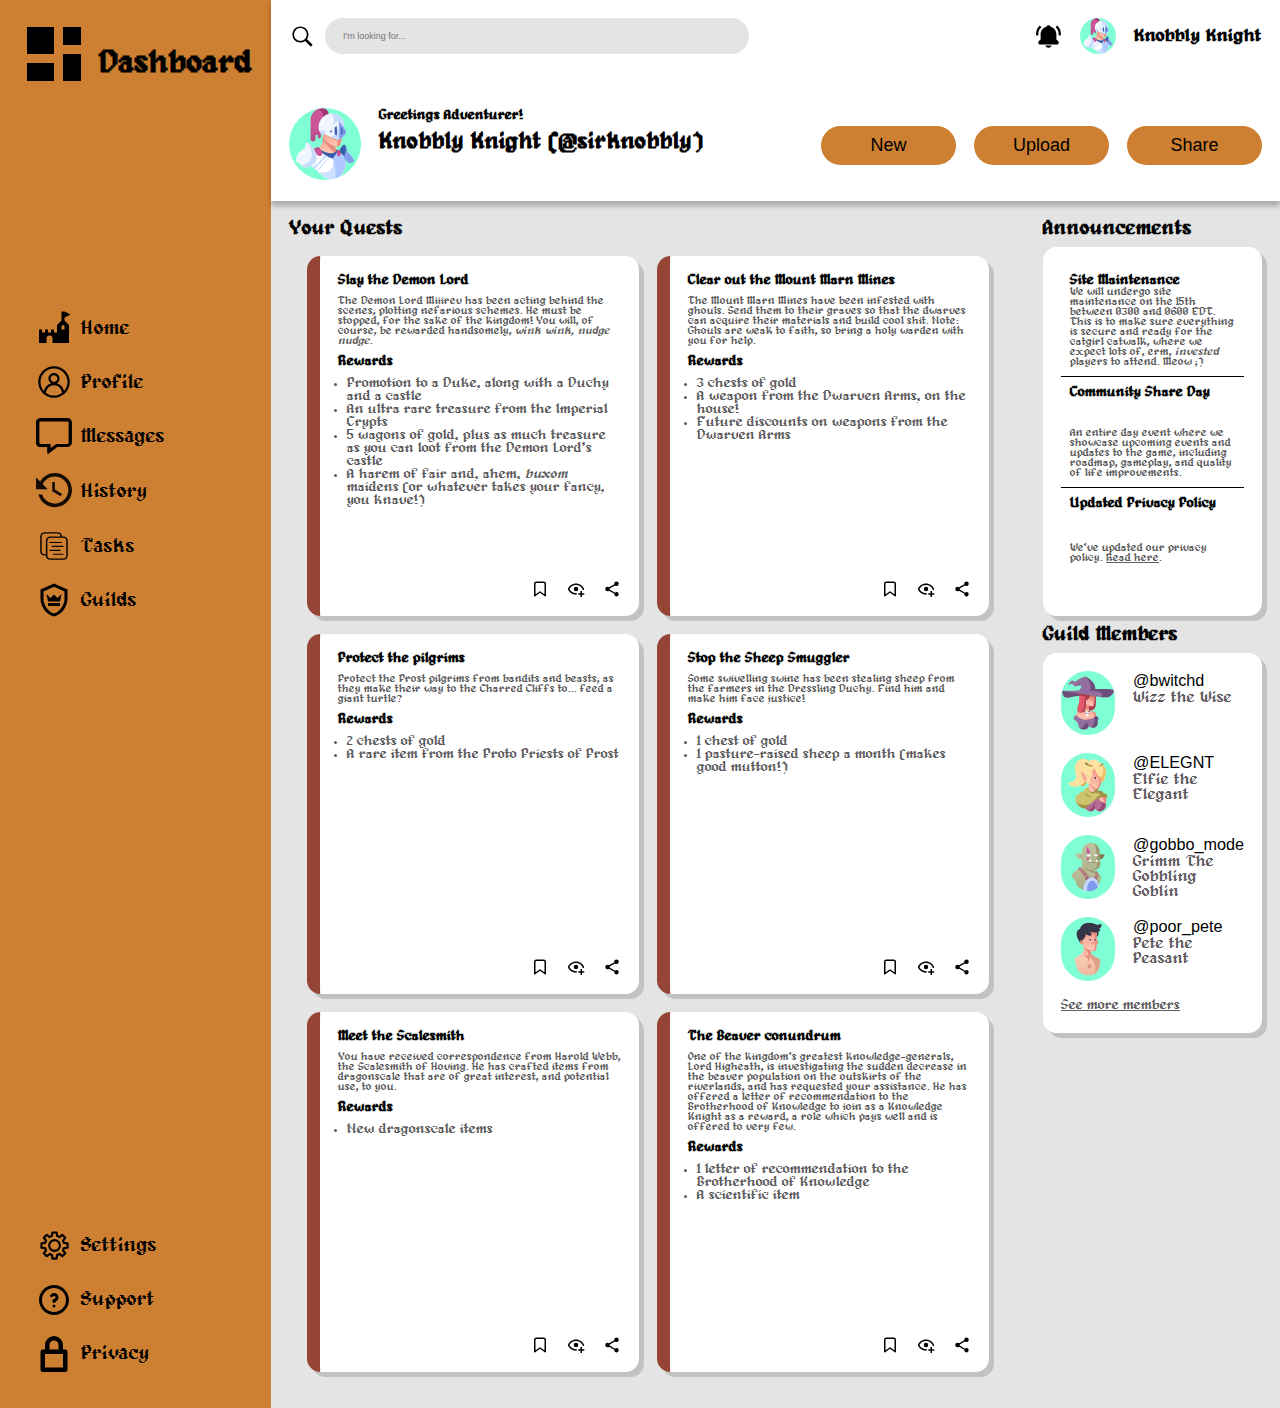
<file: index.html>
<!DOCTYPE html>
<html lang="en">
<head>
    <meta charset="UTF-8">
    <meta name="viewport" content="width=device-width, initial-scale=1.0">
    <title>Dashboard</title>
    <link rel="stylesheet" href="style.css">
</head>
<body>
    <section class="header">
        <div class="head-upper">
            <div class="search-container">
                <img class="head-icon" src="assets/icons/search-icon.svg" alt="search icon">
                <input class="searchbar" type="text" placeholder="I'm looking for...">
            </div>
            <div class="profile-icons">
                <img class="head-icon" src="assets/icons/bell-icon.svg" alt="bell ring icon">
                <img class="profile-icon-mini" src="assets/icons/knight-icon.svg" alt="knight profile icon">
                <p class="profile-name-mini">Knobbly Knight</p>
            </div>
        </div>
        <div class="head-lower">
            <div class="greeting-container">
                <div class="profile-icon-container">
                    <img class="profile-icon-normal" src="assets/icons/knight-icon.svg" alt="knight profile icon">
                </div>
            </div>
            <div class="greeting-text-container">
                <p class="greet">Greetings Adventurer!</p>
                <p class="profile-name-normal">Knobbly Knight (@sirknobbly)</p>
            </div>
            <div class="buttons-container">
                <button class="header-button">New</button>
                <button class="header-button">Upload</button>
                <button class="header-button">Share</button>
            </div>
        </div>
    </section>
    <section class="sidebar">
        <div class="sidebar-heading">
            <img src="assets/icons/noun-dashboard-4435403.svg" alt="dashboard-icon">
            <h1>Dashboard</h1>
        </div>
        <div class="menu-top">
            <div class="menu-container">
                <img class="menu-icon" src="assets/icons/home-icon.svg" alt="home-icon">
                <div class="menu-link">Home</div>
            </div>
            <div class="menu-container">
                <img class="menu-icon" src="assets/icons/profile-icon.svg" alt="home-icon">
                <div class="menu-link">Profile</div>
            </div>
            <div class="menu-container">
                <img class="menu-icon" src="assets/icons/message-icon.svg" alt="home-icon">
                <div class="menu-link">Messages</div>
            </div>
            <div class="menu-container">
                <img class="menu-icon" src="assets/icons/history-icon.svg" alt="home-icon">
                <div class="menu-link">History</div>
            </div>
            <div class="menu-container">
                <img class="menu-icon" src="assets/icons/task-icon.svg" alt="home-icon">
                <div class="menu-link">Tasks</div>
            </div>
            <div class="menu-container">
                <img class="menu-icon" src="assets/icons/community-icon.svg" alt="home-icon">
                <div class="menu-link">Guilds</div>
            </div>
        </div>
        <div class="menu-bottom">
            <div class="menu-container">
                <img class="menu-icon" src="assets/icons/settings-icon.svg" alt="home-icon">
                <div class="menu-link">Settings</div>
            </div>
            <div class="menu-container">
                <img class="menu-icon" src="assets/icons/support-icon.svg" alt="home-icon">
                <div class="menu-link">Support</div>
            </div>
            <div class="menu-container">
                <img class="menu-icon" src="assets/icons/privacy-icon.svg" alt="home-icon">
                <div class="menu-link">Privacy</div>
            </div>
        </div>
    </section>
    <main>
        <div  class="quests">
            <p class="main-header-text">Your Quests</p>
            <div class="quests-container">
                <div class="quest">
                    <div class="quest-header">Slay the Demon Lord</div>
                    <div class="quest-text">The Demon Lord Mijirev has been acting behind the scenes, plotting nefarious schemes.
                         He must be stopped, for the sake of the kingdom!
                         You will, of course, be rewarded handsomely, <em>wink wink, nudge nudge</em>.
                    </div>
                    <div class="quest-header">Rewards</div>
                    <div class="rewards">
                        <ul>
                            <li>Promotion to a Duke, along with a Duchy and a castle</li>
                            <li>An ultra rare treasure from the Imperial Crypts</li>
                            <li>5 wagons of gold, plus as much treasure as you can loot from the Demon Lord's castle</li>
                            <li>A harem of fair and, ahem, <em>buxom</em> maidens (or whatever takes your fancy, you knave!)</li>
                        </ul>
                    </div>
                    <div class="quest-icons">
                        <img class="quest-icon" src="assets/icons/bookmark-icon.svg" alt="bookmark-icon">
                        <img class="quest-icon" src="assets/icons/watch-icon.svg" alt="watch-icon">
                        <img class="quest-icon" src="assets/icons/share-icon.svg" alt="share-icon">
                    </div>
                </div>
                <div class="quest">
                    <div class="quest-header">Clear out the Mount Marn Mines</div>
                    <div class="quest-text">The Mount Marn Mines have been infested with ghouls. 
                        Send them to their graves so that the dwarves can acquire their materials and build cool shit. 
                        Note: Ghouls are weak to faith, so bring a holy warden with you for help.
                    </div>
                    <div class="quest-header">Rewards</div>
                    <div class="rewards">
                        <ul>
                            <li>3 chests of gold</li>
                            <li>A weapon from the Dwarven Arms, on the house!</li>
                            <li>Future discounts on weapons from the Dwarven Arms</li>
                        </ul>
                    </div>
                    <div class="quest-icons">
                        <img class="quest-icon" src="assets/icons/bookmark-icon.svg" alt="bookmark-icon">
                        <img class="quest-icon" src="assets/icons/watch-icon.svg" alt="watch-icon">
                        <img class="quest-icon" src="assets/icons/share-icon.svg" alt="share-icon">
                    </div>
                </div>
                <div class="quest">
                    <div class="quest-header">Protect the pilgrims</div>
                    <div class="quest-text">Protect the Prost pilgrims from bandits and beasts, 
                        as they make their way to the Charred Cliffs to... feed a giant turtle? 
                    </div>
                    <div class="quest-header">Rewards</div>
                    <div class="rewards">
                        <ul>
                            <li>2 chests of gold</li>
                            <li>A rare item from the Proto Priests of Prost</li>
                        </ul>
                    </div>
                    <div class="quest-icons">
                        <img class="quest-icon" src="assets/icons/bookmark-icon.svg" alt="bookmark-icon">
                        <img class="quest-icon" src="assets/icons/watch-icon.svg" alt="watch-icon">
                        <img class="quest-icon" src="assets/icons/share-icon.svg" alt="share-icon">
                    </div>
                </div>
                <div class="quest">
                    <div class="quest-header">Stop the Sheep Smuggler</div>
                    <div class="quest-text">Some swivelling swine has been stealing sheep from the farmers in the Dressling Duchy. 
                        Find him and make him face justice!
                    </div>
                    <div class="quest-header">Rewards</div>
                    <div class="rewards">
                        <ul>
                            <li>1 chest of gold</li>
                            <li>1 pasture-raised sheep a month (makes good mutton!)</li>
                        </ul>
                    </div>
                    <div class="quest-icons">
                        <img class="quest-icon" src="assets/icons/bookmark-icon.svg" alt="bookmark-icon">
                        <img class="quest-icon" src="assets/icons/watch-icon.svg" alt="watch-icon">
                        <img class="quest-icon" src="assets/icons/share-icon.svg" alt="share-icon">
                    </div>
                </div>
                <div class="quest">
                    <div class="quest-header">Meet the Scalesmith</div>
                    <div class="quest-text">
                        You have received correspondence from Harold Webb, the Scalesmith of Hoving.
                         He has crafted items from dragonscale that are of great interest, and potential use, to you.
                    </div>
                    <div class="quest-header">Rewards</div>
                    <div class="rewards">
                        <ul>
                            <li>New dragonscale items</li>
                        </ul>
                    </div>
                    <div class="quest-icons">
                        <img class="quest-icon" src="assets/icons/bookmark-icon.svg" alt="bookmark-icon">
                        <img class="quest-icon" src="assets/icons/watch-icon.svg" alt="watch-icon">
                        <img class="quest-icon" src="assets/icons/share-icon.svg" alt="share-icon">
                    </div>
                </div>
                <div class="quest">
                    <div class="quest-header">The Beaver conundrum</div>
                    <div class="quest-text">
                        One of the kingdom's greatest knowledge-generals, Lord Higheath, is investigating
                         the sudden decrease in the beaver population on the outskirts of the riverlands,
                         and has requested your assistance. He has offered a letter of recommendation to
                         the Brotherhood of Knowledge to join as a Knowledge Knight as a reward, a role
                         which pays well and is offered to very few.
                    </div>
                    <div class="quest-header">Rewards</div>
                    <div class="rewards">
                        <ul>
                            <li>1 letter of recommendation to the Brotherhood of Knowledge</li>
                            <li>A scientific item</li>
                        </ul>
                    </div>
                    <div class="quest-icons">
                        <img class="quest-icon" src="assets/icons/bookmark-icon.svg" alt="bookmark-icon">
                        <img class="quest-icon" src="assets/icons/watch-icon.svg" alt="watch-icon">
                        <img class="quest-icon" src="assets/icons/share-icon.svg" alt="share-icon">
                    </div>
                </div>
            </div>
        </div>
        <div class="other">
            <p class="main-header-text">Announcements</p>
            <div class="announcements-container">
                <div class="announcement">
                    <div class="announcement-header">Site Maintenance</div>
                    <div class="announcement-text">
                        We will undergo site maintenance on the 15th between 0300 and 0600 EDT. This is to make sure everything
                        is secure and ready for the catgirl catwalk, where we expect lots of, erm, <em>invested</em>
                        players to attend. Meow ;)
                    </div>
                </div>
                <div class="announcement">
                    <div class="announcement-header">Community Share Day</div>
                    <div class="announcement-text">
                        An entire day event where we showcase upcoming events and updates to the game,
                        including roadmap, gameplay, and quality of life improvements.
                    </div>
                </div>
                <div class="announcement">
                    <div class="announcement-header">Updated Privacy Policy</div>
                    <div class="announcement-text">
                        We've updated our privacy policy. <u>Read here</u>.
                    </div>
                </div>
                
            </div>
            <p class="main-header-text">Guild Members</p>
            <div class="guild-container">
                <div class="member-container">
                    <img class="member-icon" src="assets/icons/wizard_icon.svg" alt="wizard icon">
                    <div class="member-info">
                        <p class="member-tag">@bwitchd</p>
                        <p class="member-name">Wizz the Wise</p>
                    </div>
                </div>
                <div class="member-container">
                    <img class="member-icon" src="assets/icons/elf-icon.svg" alt="elf icon">
                    <div class="member-info">
                        <p class="member-tag">@ELEGNT</p>
                        <p class="member-name">Elfie the Elegant</p>
                    </div>
                </div>
                <div class="member-container">
                    <img class="member-icon" src="assets/icons/goblin-icon.svg" alt="goblin-icon icon">
                    <div class="member-info">
                        <p class="member-tag">@gobbo_mode</p>
                        <p class="member-name">Grimm The Gobbling Goblin</p>
                    </div>
                </div>
                <div class="member-container">
                    <img class="member-icon" src="assets/icons/peasant-icon.svg" alt="peasant icon">
                    <div class="member-info">
                        <p class="member-tag">@poor_pete</p>
                        <p class="member-name">Pete the Peasant</p>
                    </div>
                </div>
                <div class="link-container">
                    <a href="#">See more members</a>
                </div>
            </div>
        </div>
    </main>
</body>
</html>
</file>
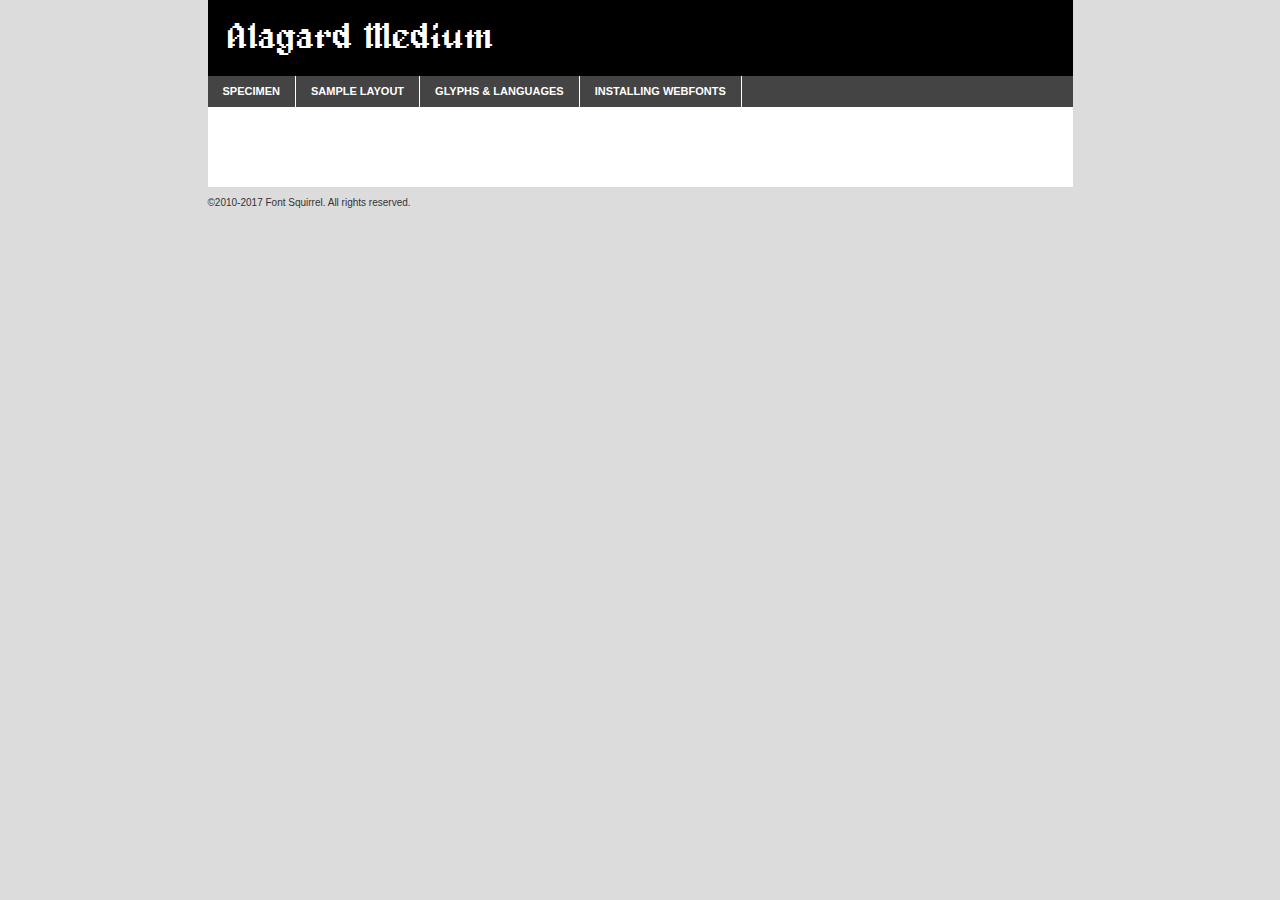
<file: assets/fonts/alagard-demo.html>
<!DOCTYPE html PUBLIC "-//W3C//DTD XHTML 1.0 Transitional//EN"
        "http://www.w3.org/TR/xhtml1/DTD/xhtml1-transitional.dtd">

<html xmlns="http://www.w3.org/1999/xhtml" xml:lang="en" lang="en">
<head>
    <meta http-equiv="Content-Type" content="text/html; charset=utf-8"/>
    <script src="http://ajax.googleapis.com/ajax/libs/jquery/1.7.2/jquery.min.js" type="text/javascript" charset="utf-8"></script>
    <script type="text/javascript">
		(function($) {
			$.fn.easyTabs = function(option) {
				var param = jQuery.extend({ fadeSpeed: 'fast', defaultContent: 1, activeClass: 'active' }, option);
				$(this).each(function() {
					var thisId = '#' + this.id;
					if ( param.defaultContent == '' )
					{
						param.defaultContent = 1;
					}
					if ( typeof param.defaultContent == 'number' )
					{
						var defaultTab = $(thisId + ' .tabs li:eq(' + (param.defaultContent - 1) + ') a').attr('href').substr(1);
					}
					else
					{
						var defaultTab = param.defaultContent;
					}
					$(thisId + ' .tabs li a').each(function() {
						var tabToHide = $(this).attr('href').substr(1);
						$('#' + tabToHide).addClass('easytabs-tab-content');
					});
					hideAll();
					changeContent(defaultTab);

					function hideAll() {$(thisId + ' .easytabs-tab-content').hide();}

					function changeContent(tabId)
					{
						hideAll();
						$(thisId + ' .tabs li').removeClass(param.activeClass);
						$(thisId + ' .tabs li a[href=#' + tabId + ']').closest('li').addClass(param.activeClass);
						if ( param.fadeSpeed != 'none' )
						{
							$(thisId + ' #' + tabId).fadeIn(param.fadeSpeed);
						}
						else
						{
							$(thisId + ' #' + tabId).show();
						}
					}

					$(thisId + ' .tabs li').click(function() {
						var tabId = $(this).find('a').attr('href').substr(1);
						changeContent(tabId);
						return false;
					});
				});
			}
		})(jQuery);
    </script>
    <link rel="stylesheet" href="specimen_files/specimen_stylesheet.css" type="text/css" charset="utf-8"/>
    <link rel="stylesheet" href="stylesheet.css" type="text/css" charset="utf-8"/>

    <style type="text/css">
        		body {
			font-family: 'alagardmedium';
        		}

            </style>

    <title>Alagard Medium Specimen</title>


    <script type="text/javascript" charset="utf-8">
		$(document).ready(function() {
			$('#container').easyTabs({ defaultContent: 1 });
		});
    </script>
</head>

<body>
<div id="container">
    <div id="header">
		Alagard Medium    </div>
    <ul class="tabs">
        <li><a href="#specimen">Specimen</a></li>
        <li><a href="#layout">Sample Layout</a></li>
		        <li><a href="#glyphs">Glyphs &amp; Languages</a></li>
        <li><a href="#installing">Installing Webfonts</a></li>

    </ul>

    <div id="main_content">


        <div id="specimen">

            <div class="section">
                <div class="grid12 firstcol">
                    <div class="huge">AaBb</div>
                </div>
            </div>

            <div class="section">
                <div class="glyph_range">A&#x200B;B&#x200b;C&#x200b;D&#x200b;E&#x200b;F&#x200b;G&#x200b;H&#x200b;I&#x200b;J&#x200b;K&#x200b;L&#x200b;M&#x200b;N&#x200b;O&#x200b;P&#x200b;Q&#x200b;R&#x200b;S&#x200b;T&#x200b;U&#x200b;V&#x200b;W&#x200b;X&#x200b;Y&#x200b;Z&#x200b;a&#x200b;b&#x200b;c&#x200b;d&#x200b;e&#x200b;f&#x200b;g&#x200b;h&#x200b;i&#x200b;j&#x200b;k&#x200b;l&#x200b;m&#x200b;n&#x200b;o&#x200b;p&#x200b;q&#x200b;r&#x200b;s&#x200b;t&#x200b;u&#x200b;v&#x200b;w&#x200b;x&#x200b;y&#x200b;z&#x200b;1&#x200b;2&#x200b;3&#x200b;4&#x200b;5&#x200b;6&#x200b;7&#x200b;8&#x200b;9&#x200b;0&#x200b;&amp;&#x200b;.&#x200b;,&#x200b;?&#x200b;!&#x200b;&#64;&#x200b;(&#x200b;)&#x200b;#&#x200b;$&#x200b;%&#x200b;*&#x200b;+&#x200b;-&#x200b;=&#x200b;:&#x200b;;</div>
            </div>
            <div class="section">
                <div class="grid12 firstcol">
                    <table class="sample_table">
                        <tr>
                            <td>10</td>
                            <td class="size10">abcdefghijklmnopqrstuvwxyzABCDEFGHIJKLMNOPQRSTUVWXYZ0123456789abcdefghijklmnopqrstuvwxyzABCDEFGHIJKLMNOPQRSTUVWXYZ0123456789abcdefghijklmnopqrstuvwxyzABCDEFGHIJKLMNOPQRSTUVWXYZ</td>
                        </tr>
                        <tr>
                            <td>11</td>
                            <td class="size11">abcdefghijklmnopqrstuvwxyzABCDEFGHIJKLMNOPQRSTUVWXYZ0123456789abcdefghijklmnopqrstuvwxyzABCDEFGHIJKLMNOPQRSTUVWXYZ0123456789abcdefghijklmnopqrstuvwxyzABCDEFGHIJKLMNOPQRSTUVWXYZ</td>
                        </tr>
                        <tr>
                            <td>12</td>
                            <td class="size12">abcdefghijklmnopqrstuvwxyzABCDEFGHIJKLMNOPQRSTUVWXYZ0123456789abcdefghijklmnopqrstuvwxyzABCDEFGHIJKLMNOPQRSTUVWXYZ0123456789abcdefghijklmnopqrstuvwxyzABCDEFGHIJKLMNOPQRSTUVWXYZ</td>
                        </tr>
                        <tr>
                            <td>13</td>
                            <td class="size13">abcdefghijklmnopqrstuvwxyzABCDEFGHIJKLMNOPQRSTUVWXYZ0123456789abcdefghijklmnopqrstuvwxyzABCDEFGHIJKLMNOPQRSTUVWXYZ0123456789abcdefghijklmnopqrstuvwxyzABCDEFGHIJKLMNOPQRSTUVWXYZ</td>
                        </tr>
                        <tr>
                            <td>14</td>
                            <td class="size14">abcdefghijklmnopqrstuvwxyzABCDEFGHIJKLMNOPQRSTUVWXYZ0123456789abcdefghijklmnopqrstuvwxyzABCDEFGHIJKLMNOPQRSTUVWXYZ0123456789abcdefghijklmnopqrstuvwxyzABCDEFGHIJKLMNOPQRSTUVWXYZ</td>
                        </tr>
                        <tr>
                            <td>16</td>
                            <td class="size16">abcdefghijklmnopqrstuvwxyzABCDEFGHIJKLMNOPQRSTUVWXYZ0123456789abcdefghijklmnopqrstuvwxyzABCDEFGHIJKLMNOPQRSTUVWXYZ</td>
                        </tr>
                        <tr>
                            <td>18</td>
                            <td class="size18">abcdefghijklmnopqrstuvwxyzABCDEFGHIJKLMNOPQRSTUVWXYZ0123456789abcdefghijklmnopqrstuvwxyzABCDEFGHIJKLMNOPQRSTUVWXYZ</td>
                        </tr>
                        <tr>
                            <td>20</td>
                            <td class="size20">abcdefghijklmnopqrstuvwxyzABCDEFGHIJKLMNOPQRSTUVWXYZ0123456789abcdefghijklmnopqrstuvwxyzABCDEFGHIJKLMNOPQRSTUVWXYZ</td>
                        </tr>
                        <tr>
                            <td>24</td>
                            <td class="size24">abcdefghijklmnopqrstuvwxyzABCDEFGHIJKLMNOPQRSTUVWXYZ0123456789abcdefghijklmnopqrstuvwxyzABCDEFGHIJKLMNOPQRSTUVWXYZ</td>
                        </tr>
                        <tr>
                            <td>30</td>
                            <td class="size30">abcdefghijklmnopqrstuvwxyzABCDEFGHIJKLMNOPQRSTUVWXYZ0123456789abcdefghijklmnopqrstuvwxyzABCDEFGHIJKLMNOPQRSTUVWXYZ</td>
                        </tr>
                        <tr>
                            <td>36</td>
                            <td class="size36">abcdefghijklmnopqrstuvwxyzABCDEFGHIJKLMNOPQRSTUVWXYZ0123456789abcdefghijklmnopqrstuvwxyzABCDEFGHIJKLMNOPQRSTUVWXYZ</td>
                        </tr>
                        <tr>
                            <td>48</td>
                            <td class="size48">abcdefghijklmnopqrstuvwxyzABCDEFGHIJKLMNOPQRSTUVWXYZ0123456789abcdefghijklmnopqrstuvwxyzABCDEFGHIJKLMNOPQRSTUVWXYZ</td>
                        </tr>
                        <tr>
                            <td>60</td>
                            <td class="size60">abcdefghijklmnopqrstuvwxyzABCDEFGHIJKLMNOPQRSTUVWXYZ0123456789abcdefghijklmnopqrstuvwxyzABCDEFGHIJKLMNOPQRSTUVWXYZ</td>
                        </tr>
                        <tr>
                            <td>72</td>
                            <td class="size72">abcdefghijklmnopqrstuvwxyzABCDEFGHIJKLMNOPQRSTUVWXYZ0123456789abcdefghijklmnopqrstuvwxyzABCDEFGHIJKLMNOPQRSTUVWXYZ</td>
                        </tr>
                        <tr>
                            <td>90</td>
                            <td class="size90">abcdefghijklmnopqrstuvwxyzABCDEFGHIJKLMNOPQRSTUVWXYZ0123456789abcdefghijklmnopqrstuvwxyzABCDEFGHIJKLMNOPQRSTUVWXYZ</td>
                        </tr>
                    </table>

                </div>

            </div>


            <div class="section" id="bodycomparison">


                <div id="xheight">
                    <div class="fontbody">&#x25FC;&#x25FC;&#x25FC;&#x25FC;&#x25FC;&#x25FC;&#x25FC;&#x25FC;&#x25FC;&#x25FC;&#x25FC;&#x25FC;&#x25FC;&#x25FC;&#x25FC;&#x25FC;&#x25FC;&#x25FC;&#x25FC;&#x25FC;&#x25FC;&#x25FC;&#x25FC;&#x25FC;&#x25FC;&#x25FC;&#x25FC;&#x25FC;&#x25FC;&#x25FC;&#x25FC;&#x25FC;&#x25FC;&#x25FC;&#x25FC;&#x25FC;&#x25FC;&#x25FC;&#x25FC;&#x25FC;&#x25FC;&#x25FC;&#x25FC;&#x25FC;&#x25FC;&#x25FC;&#x25FC;&#x25FC;&#x25FC;&#x25FC;&#x25FC;&#x25FC;&#x25FC;&#x25FC;&#x25FC;&#x25FC;&#x25FC;&#x25FC;&#x25FC;&#x25FC;&#x25FC;&#x25FC;&#x25FC;&#x25FC;&#x25FC;&#x25FC;&#x25FC;&#x25FC;&#x25FC;&#x25FC;&#x25FC;&#x25FC;&#x25FC;&#x25FC;&#x25FC;&#x25FC;&#x25FC;&#x25FC;&#x25FC;&#x25FC;&#x25FC;&#x25FC;&#x25FC;&#x25FC;&#x25FC;&#x25FC;&#x25FC;&#x25FC;&#x25FC;&#x25FC;&#x25FC;&#x25FC;&#x25FC;&#x25FC;&#x25FC;&#x25FC;&#x25FC;&#x25FC;&#x25FC;body</div>
                    <div class="arialbody">body</div>
                    <div class="verdanabody">body</div>
                    <div class="georgiabody">body</div>
                </div>
                <div class="fontbody" style="z-index:1">
                    body<span>Alagard Medium</span>
                </div>
                <div class="arialbody" style="z-index:1">
                    body<span>Arial</span>
                </div>
                <div class="verdanabody" style="z-index:1">
                    body<span>Verdana</span>
                </div>
                <div class="georgiabody" style="z-index:1">
                    body<span>Georgia</span>
                </div>


            </div>


            <div class="section psample psample_row1" id="">

                <div class="grid2 firstcol">
                    <p class="size10"><span>10.</span>Aenean lacinia bibendum nulla sed consectetur. Fusce dapibus, tellus ac cursus commodo, tortor mauris condimentum nibh, ut fermentum massa justo sit amet risus. Nullam id dolor id nibh ultricies vehicula ut id elit. Cum sociis natoque penatibus et magnis dis parturient montes, nascetur ridiculus mus. Nulla vitae elit libero, a pharetra augue.</p>

                </div>
                <div class="grid3">
                    <p class="size11"><span>11.</span>Aenean lacinia bibendum nulla sed consectetur. Fusce dapibus, tellus ac cursus commodo, tortor mauris condimentum nibh, ut fermentum massa justo sit amet risus. Nullam id dolor id nibh ultricies vehicula ut id elit. Cum sociis natoque penatibus et magnis dis parturient montes, nascetur ridiculus mus. Nulla vitae elit libero, a pharetra augue.</p>

                </div>
                <div class="grid3">
                    <p class="size12"><span>12.</span>Aenean lacinia bibendum nulla sed consectetur. Fusce dapibus, tellus ac cursus commodo, tortor mauris condimentum nibh, ut fermentum massa justo sit amet risus. Nullam id dolor id nibh ultricies vehicula ut id elit. Cum sociis natoque penatibus et magnis dis parturient montes, nascetur ridiculus mus. Nulla vitae elit libero, a pharetra augue.</p>

                </div>
                <div class="grid4">
                    <p class="size13"><span>13.</span>Aenean lacinia bibendum nulla sed consectetur. Fusce dapibus, tellus ac cursus commodo, tortor mauris condimentum nibh, ut fermentum massa justo sit amet risus. Nullam id dolor id nibh ultricies vehicula ut id elit. Cum sociis natoque penatibus et magnis dis parturient montes, nascetur ridiculus mus. Nulla vitae elit libero, a pharetra augue.</p>

                </div>
                <div class="white_blend"></div>

            </div>
            <div class="section psample psample_row2" id="">
                <div class="grid3 firstcol">
                    <p class="size14"><span>14.</span>Aenean lacinia bibendum nulla sed consectetur. Fusce dapibus, tellus ac cursus commodo, tortor mauris condimentum nibh, ut fermentum massa justo sit amet risus. Nullam id dolor id nibh ultricies vehicula ut id elit. Cum sociis natoque penatibus et magnis dis parturient montes, nascetur ridiculus mus. Nulla vitae elit libero, a pharetra augue.</p>

                </div>
                <div class="grid4">
                    <p class="size16"><span>16.</span>Aenean lacinia bibendum nulla sed consectetur. Fusce dapibus, tellus ac cursus commodo, tortor mauris condimentum nibh, ut fermentum massa justo sit amet risus. Nullam id dolor id nibh ultricies vehicula ut id elit. Cum sociis natoque penatibus et magnis dis parturient montes, nascetur ridiculus mus. Nulla vitae elit libero, a pharetra augue.</p>

                </div>
                <div class="grid5">
                    <p class="size18"><span>18.</span>Aenean lacinia bibendum nulla sed consectetur. Fusce dapibus, tellus ac cursus commodo, tortor mauris condimentum nibh, ut fermentum massa justo sit amet risus. Nullam id dolor id nibh ultricies vehicula ut id elit. Cum sociis natoque penatibus et magnis dis parturient montes, nascetur ridiculus mus. Nulla vitae elit libero, a pharetra augue.</p>

                </div>

                <div class="white_blend"></div>

            </div>

            <div class="section psample psample_row3" id="">
                <div class="grid5 firstcol">
                    <p class="size20"><span>20.</span>Aenean lacinia bibendum nulla sed consectetur. Fusce dapibus, tellus ac cursus commodo, tortor mauris condimentum nibh, ut fermentum massa justo sit amet risus. Nullam id dolor id nibh ultricies vehicula ut id elit. Cum sociis natoque penatibus et magnis dis parturient montes, nascetur ridiculus mus. Nulla vitae elit libero, a pharetra augue.</p>
                </div>
                <div class="grid7">
                    <p class="size24"><span>24.</span>Aenean lacinia bibendum nulla sed consectetur. Fusce dapibus, tellus ac cursus commodo, tortor mauris condimentum nibh, ut fermentum massa justo sit amet risus. Nullam id dolor id nibh ultricies vehicula ut id elit. Cum sociis natoque penatibus et magnis dis parturient montes, nascetur ridiculus mus. Nulla vitae elit libero, a pharetra augue.</p>
                </div>

                <div class="white_blend"></div>

            </div>

            <div class="section psample psample_row4" id="">
                <div class="grid12 firstcol">
                    <p class="size30"><span>30.</span>Aenean lacinia bibendum nulla sed consectetur. Fusce dapibus, tellus ac cursus commodo, tortor mauris condimentum nibh, ut fermentum massa justo sit amet risus. Nullam id dolor id nibh ultricies vehicula ut id elit. Cum sociis natoque penatibus et magnis dis parturient montes, nascetur ridiculus mus. Nulla vitae elit libero, a pharetra augue.</p>
                </div>
                <div class="white_blend"></div>

            </div>


            <div class="section psample psample_row1 fullreverse">
                <div class="grid2 firstcol">
                    <p class="size10"><span>10.</span>Aenean lacinia bibendum nulla sed consectetur. Fusce dapibus, tellus ac cursus commodo, tortor mauris condimentum nibh, ut fermentum massa justo sit amet risus. Nullam id dolor id nibh ultricies vehicula ut id elit. Cum sociis natoque penatibus et magnis dis parturient montes, nascetur ridiculus mus. Nulla vitae elit libero, a pharetra augue.</p>

                </div>
                <div class="grid3">
                    <p class="size11"><span>11.</span>Aenean lacinia bibendum nulla sed consectetur. Fusce dapibus, tellus ac cursus commodo, tortor mauris condimentum nibh, ut fermentum massa justo sit amet risus. Nullam id dolor id nibh ultricies vehicula ut id elit. Cum sociis natoque penatibus et magnis dis parturient montes, nascetur ridiculus mus. Nulla vitae elit libero, a pharetra augue.</p>

                </div>
                <div class="grid3">
                    <p class="size12"><span>12.</span>Aenean lacinia bibendum nulla sed consectetur. Fusce dapibus, tellus ac cursus commodo, tortor mauris condimentum nibh, ut fermentum massa justo sit amet risus. Nullam id dolor id nibh ultricies vehicula ut id elit. Cum sociis natoque penatibus et magnis dis parturient montes, nascetur ridiculus mus. Nulla vitae elit libero, a pharetra augue.</p>

                </div>
                <div class="grid4">
                    <p class="size13"><span>13.</span>Aenean lacinia bibendum nulla sed consectetur. Fusce dapibus, tellus ac cursus commodo, tortor mauris condimentum nibh, ut fermentum massa justo sit amet risus. Nullam id dolor id nibh ultricies vehicula ut id elit. Cum sociis natoque penatibus et magnis dis parturient montes, nascetur ridiculus mus. Nulla vitae elit libero, a pharetra augue.</p>

                </div>
                <div class="black_blend"></div>

            </div>

            <div class="section psample psample_row2 fullreverse">
                <div class="grid3 firstcol">
                    <p class="size14"><span>14.</span>Aenean lacinia bibendum nulla sed consectetur. Fusce dapibus, tellus ac cursus commodo, tortor mauris condimentum nibh, ut fermentum massa justo sit amet risus. Nullam id dolor id nibh ultricies vehicula ut id elit. Cum sociis natoque penatibus et magnis dis parturient montes, nascetur ridiculus mus. Nulla vitae elit libero, a pharetra augue.</p>

                </div>
                <div class="grid4">
                    <p class="size16"><span>16.</span>Aenean lacinia bibendum nulla sed consectetur. Fusce dapibus, tellus ac cursus commodo, tortor mauris condimentum nibh, ut fermentum massa justo sit amet risus. Nullam id dolor id nibh ultricies vehicula ut id elit. Cum sociis natoque penatibus et magnis dis parturient montes, nascetur ridiculus mus. Nulla vitae elit libero, a pharetra augue.</p>

                </div>
                <div class="grid5">
                    <p class="size18"><span>18.</span>Aenean lacinia bibendum nulla sed consectetur. Fusce dapibus, tellus ac cursus commodo, tortor mauris condimentum nibh, ut fermentum massa justo sit amet risus. Nullam id dolor id nibh ultricies vehicula ut id elit. Cum sociis natoque penatibus et magnis dis parturient montes, nascetur ridiculus mus. Nulla vitae elit libero, a pharetra augue.</p>

                </div>
                <div class="black_blend"></div>

            </div>

            <div class="section psample fullreverse psample_row3" id="">
                <div class="grid5 firstcol">
                    <p class="size20"><span>20.</span>Aenean lacinia bibendum nulla sed consectetur. Fusce dapibus, tellus ac cursus commodo, tortor mauris condimentum nibh, ut fermentum massa justo sit amet risus. Nullam id dolor id nibh ultricies vehicula ut id elit. Cum sociis natoque penatibus et magnis dis parturient montes, nascetur ridiculus mus. Nulla vitae elit libero, a pharetra augue.</p>
                </div>
                <div class="grid7">
                    <p class="size24"><span>24.</span>Aenean lacinia bibendum nulla sed consectetur. Fusce dapibus, tellus ac cursus commodo, tortor mauris condimentum nibh, ut fermentum massa justo sit amet risus. Nullam id dolor id nibh ultricies vehicula ut id elit. Cum sociis natoque penatibus et magnis dis parturient montes, nascetur ridiculus mus. Nulla vitae elit libero, a pharetra augue.</p>
                </div>

                <div class="black_blend"></div>

            </div>

            <div class="section psample fullreverse psample_row4" id="" style="border-bottom: 20px #000 solid;">
                <div class="grid12 firstcol">
                    <p class="size30"><span>30.</span>Aenean lacinia bibendum nulla sed consectetur. Fusce dapibus, tellus ac cursus commodo, tortor mauris condimentum nibh, ut fermentum massa justo sit amet risus. Nullam id dolor id nibh ultricies vehicula ut id elit. Cum sociis natoque penatibus et magnis dis parturient montes, nascetur ridiculus mus. Nulla vitae elit libero, a pharetra augue.</p>
                </div>
                <div class="black_blend"></div>

            </div>


        </div>

        <div id="layout">

            <div class="section">

                <div class="grid12 firstcol">
                    <h1>Lorem Ipsum Dolor</h1>
                    <h2>Etiam porta sem malesuada magna mollis euismod</h2>

                    <p class="byline">By <a href="#link">Aenean Lacinia</a></p>
                </div>
            </div>
            <div class="section">
                <div class="grid8 firstcol">
                    <p class="large">Donec sed odio dui. Morbi leo risus, porta ac consectetur ac, vestibulum at eros. Fusce dapibus, tellus ac cursus commodo, tortor mauris condimentum nibh, ut fermentum massa justo sit amet risus. </p>


                    <h3>Pellentesque ornare sem</h3>

                    <p>Maecenas sed diam eget risus varius blandit sit amet non magna. Maecenas faucibus mollis interdum. Donec ullamcorper nulla non metus auctor fringilla. Nullam id dolor id nibh ultricies vehicula ut id elit. Nullam id dolor id nibh ultricies vehicula ut id elit. </p>

                    <p>Aenean eu leo quam. Pellentesque ornare sem lacinia quam venenatis vestibulum. Lorem ipsum dolor sit amet, consectetur adipiscing elit. Cum sociis natoque penatibus et magnis dis parturient montes, nascetur ridiculus mus. </p>

                    <p>Nulla vitae elit libero, a pharetra augue. Praesent commodo cursus magna, vel scelerisque nisl consectetur et. Aenean lacinia bibendum nulla sed consectetur. </p>

                    <p>Nullam quis risus eget urna mollis ornare vel eu leo. Nullam quis risus eget urna mollis ornare vel eu leo. Maecenas sed diam eget risus varius blandit sit amet non magna. Donec ullamcorper nulla non metus auctor fringilla. </p>

                    <h3>Cras mattis consectetur</h3>

                    <p>Aenean eu leo quam. Pellentesque ornare sem lacinia quam venenatis vestibulum. Aenean lacinia bibendum nulla sed consectetur. Integer posuere erat a ante venenatis dapibus posuere velit aliquet. Cras mattis consectetur purus sit amet fermentum. </p>

                    <p>Nullam id dolor id nibh ultricies vehicula ut id elit. Nullam quis risus eget urna mollis ornare vel eu leo. Cras mattis consectetur purus sit amet fermentum.</p>
                </div>

                <div class="grid4 sidebar">

                    <div class="box reverse">
                        <p class="last">Nullam quis risus eget urna mollis ornare vel eu leo. Donec ullamcorper nulla non metus auctor fringilla. Cras mattis consectetur purus sit amet fermentum. Sed posuere consectetur est at lobortis. Lorem ipsum dolor sit amet, consectetur adipiscing elit. </p>
                    </div>

                    <p class="caption">Maecenas sed diam eget risus varius.</p>

                    <p>Vestibulum id ligula porta felis euismod semper. Integer posuere erat a ante venenatis dapibus posuere velit aliquet. Vestibulum id ligula porta felis euismod semper. Sed posuere consectetur est at lobortis. Maecenas sed diam eget risus varius blandit sit amet non magna. Fusce dapibus, tellus ac cursus commodo, tortor mauris condimentum nibh, ut fermentum massa justo sit amet risus. </p>


                    <p>Duis mollis, est non commodo luctus, nisi erat porttitor ligula, eget lacinia odio sem nec elit. Aenean lacinia bibendum nulla sed consectetur. Vivamus sagittis lacus vel augue laoreet rutrum faucibus dolor auctor. Aenean lacinia bibendum nulla sed consectetur. Nullam quis risus eget urna mollis ornare vel eu leo. </p>

                    <p>Praesent commodo cursus magna, vel scelerisque nisl consectetur et. Donec ullamcorper nulla non metus auctor fringilla. Maecenas faucibus mollis interdum. Fusce dapibus, tellus ac cursus commodo, tortor mauris condimentum nibh, ut fermentum massa justo sit amet risus. </p>

                </div>
            </div>

        </div>


		

        <div id="glyphs">
            <div class="section">
                <div class="grid12 firstcol">

                    <h1>Language Support</h1>
                    <p>The subset of Alagard Medium in this kit supports the following languages:<br/>

						English, Arrernte, Bislama, Cebuano, Fijian, Gilbertese, Hmong, Ibanag, Iloko_ilokano, Interglossa_glosa, Interlingua, Lojban, Norfolk_pitcairnese, Oromo, Rotokas, Seychelles_creole, Shona, Somali, Southern_ndebele, Swahili, Swati_swazi, Tok_pisin, Warlpiri, Xhosa, Zulu, Latinbasic, Ubasic, Demo                    </p>
                    <h1>Glyph Chart</h1>
                    <p>The subset of Alagard Medium in this kit includes all the glyphs listed below. Unicode entities are included above each glyph to help you insert individual characters into your layout.</p>
                    <div id="glyph_chart">

																				                                <div><p>&amp;#13;</p>&#13;</div>
																				                                <div><p>&amp;#32;</p>&#32;</div>
																				                                <div><p>&amp;#33;</p>&#33;</div>
																				                                <div><p>&amp;#34;</p>&#34;</div>
																				                                <div><p>&amp;#35;</p>&#35;</div>
																				                                <div><p>&amp;#36;</p>&#36;</div>
																				                                <div><p>&amp;#37;</p>&#37;</div>
																				                                <div><p>&amp;#38;</p>&#38;</div>
																				                                <div><p>&amp;#39;</p>&#39;</div>
																				                                <div><p>&amp;#40;</p>&#40;</div>
																				                                <div><p>&amp;#41;</p>&#41;</div>
																				                                <div><p>&amp;#42;</p>&#42;</div>
																				                                <div><p>&amp;#43;</p>&#43;</div>
																				                                <div><p>&amp;#44;</p>&#44;</div>
																				                                <div><p>&amp;#45;</p>&#45;</div>
																				                                <div><p>&amp;#46;</p>&#46;</div>
																				                                <div><p>&amp;#47;</p>&#47;</div>
																				                                <div><p>&amp;#48;</p>&#48;</div>
																				                                <div><p>&amp;#49;</p>&#49;</div>
																				                                <div><p>&amp;#50;</p>&#50;</div>
																				                                <div><p>&amp;#51;</p>&#51;</div>
																				                                <div><p>&amp;#52;</p>&#52;</div>
																				                                <div><p>&amp;#53;</p>&#53;</div>
																				                                <div><p>&amp;#54;</p>&#54;</div>
																				                                <div><p>&amp;#55;</p>&#55;</div>
																				                                <div><p>&amp;#56;</p>&#56;</div>
																				                                <div><p>&amp;#57;</p>&#57;</div>
																				                                <div><p>&amp;#58;</p>&#58;</div>
																				                                <div><p>&amp;#59;</p>&#59;</div>
																				                                <div><p>&amp;#60;</p>&#60;</div>
																				                                <div><p>&amp;#61;</p>&#61;</div>
																				                                <div><p>&amp;#62;</p>&#62;</div>
																				                                <div><p>&amp;#63;</p>&#63;</div>
																				                                <div><p>&amp;#64;</p>&#64;</div>
																				                                <div><p>&amp;#65;</p>&#65;</div>
																				                                <div><p>&amp;#66;</p>&#66;</div>
																				                                <div><p>&amp;#67;</p>&#67;</div>
																				                                <div><p>&amp;#68;</p>&#68;</div>
																				                                <div><p>&amp;#69;</p>&#69;</div>
																				                                <div><p>&amp;#70;</p>&#70;</div>
																				                                <div><p>&amp;#71;</p>&#71;</div>
																				                                <div><p>&amp;#72;</p>&#72;</div>
																				                                <div><p>&amp;#73;</p>&#73;</div>
																				                                <div><p>&amp;#74;</p>&#74;</div>
																				                                <div><p>&amp;#75;</p>&#75;</div>
																				                                <div><p>&amp;#76;</p>&#76;</div>
																				                                <div><p>&amp;#77;</p>&#77;</div>
																				                                <div><p>&amp;#78;</p>&#78;</div>
																				                                <div><p>&amp;#79;</p>&#79;</div>
																				                                <div><p>&amp;#80;</p>&#80;</div>
																				                                <div><p>&amp;#81;</p>&#81;</div>
																				                                <div><p>&amp;#82;</p>&#82;</div>
																				                                <div><p>&amp;#83;</p>&#83;</div>
																				                                <div><p>&amp;#84;</p>&#84;</div>
																				                                <div><p>&amp;#85;</p>&#85;</div>
																				                                <div><p>&amp;#86;</p>&#86;</div>
																				                                <div><p>&amp;#87;</p>&#87;</div>
																				                                <div><p>&amp;#88;</p>&#88;</div>
																				                                <div><p>&amp;#89;</p>&#89;</div>
																				                                <div><p>&amp;#90;</p>&#90;</div>
																				                                <div><p>&amp;#91;</p>&#91;</div>
																				                                <div><p>&amp;#92;</p>&#92;</div>
																				                                <div><p>&amp;#93;</p>&#93;</div>
																				                                <div><p>&amp;#94;</p>&#94;</div>
																				                                <div><p>&amp;#95;</p>&#95;</div>
																				                                <div><p>&amp;#96;</p>&#96;</div>
																				                                <div><p>&amp;#97;</p>&#97;</div>
																				                                <div><p>&amp;#98;</p>&#98;</div>
																				                                <div><p>&amp;#99;</p>&#99;</div>
																				                                <div><p>&amp;#100;</p>&#100;</div>
																				                                <div><p>&amp;#101;</p>&#101;</div>
																				                                <div><p>&amp;#102;</p>&#102;</div>
																				                                <div><p>&amp;#103;</p>&#103;</div>
																				                                <div><p>&amp;#104;</p>&#104;</div>
																				                                <div><p>&amp;#105;</p>&#105;</div>
																				                                <div><p>&amp;#106;</p>&#106;</div>
																				                                <div><p>&amp;#107;</p>&#107;</div>
																				                                <div><p>&amp;#108;</p>&#108;</div>
																				                                <div><p>&amp;#109;</p>&#109;</div>
																				                                <div><p>&amp;#110;</p>&#110;</div>
																				                                <div><p>&amp;#111;</p>&#111;</div>
																				                                <div><p>&amp;#112;</p>&#112;</div>
																				                                <div><p>&amp;#113;</p>&#113;</div>
																				                                <div><p>&amp;#114;</p>&#114;</div>
																				                                <div><p>&amp;#115;</p>&#115;</div>
																				                                <div><p>&amp;#116;</p>&#116;</div>
																				                                <div><p>&amp;#117;</p>&#117;</div>
																				                                <div><p>&amp;#118;</p>&#118;</div>
																				                                <div><p>&amp;#119;</p>&#119;</div>
																				                                <div><p>&amp;#120;</p>&#120;</div>
																				                                <div><p>&amp;#121;</p>&#121;</div>
																				                                <div><p>&amp;#122;</p>&#122;</div>
																				                                <div><p>&amp;#123;</p>&#123;</div>
																				                                <div><p>&amp;#124;</p>&#124;</div>
																				                                <div><p>&amp;#125;</p>&#125;</div>
																				                                <div><p>&amp;#126;</p>&#126;</div>
																				                                <div><p>&amp;#160;</p>&#160;</div>
																				                                <div><p>&amp;#162;</p>&#162;</div>
																				                                <div><p>&amp;#163;</p>&#163;</div>
																				                                <div><p>&amp;#165;</p>&#165;</div>
																				                                <div><p>&amp;#173;</p>&#173;</div>
																				                                <div><p>&amp;#8192;</p>&#8192;</div>
																				                                <div><p>&amp;#8193;</p>&#8193;</div>
																				                                <div><p>&amp;#8194;</p>&#8194;</div>
																				                                <div><p>&amp;#8195;</p>&#8195;</div>
																				                                <div><p>&amp;#8196;</p>&#8196;</div>
																				                                <div><p>&amp;#8197;</p>&#8197;</div>
																				                                <div><p>&amp;#8198;</p>&#8198;</div>
																				                                <div><p>&amp;#8199;</p>&#8199;</div>
																				                                <div><p>&amp;#8200;</p>&#8200;</div>
																				                                <div><p>&amp;#8201;</p>&#8201;</div>
																				                                <div><p>&amp;#8202;</p>&#8202;</div>
																				                                <div><p>&amp;#8208;</p>&#8208;</div>
																				                                <div><p>&amp;#8209;</p>&#8209;</div>
																				                                <div><p>&amp;#8210;</p>&#8210;</div>
																				                                <div><p>&amp;#8211;</p>&#8211;</div>
																				                                <div><p>&amp;#8212;</p>&#8212;</div>
																				                                <div><p>&amp;#8239;</p>&#8239;</div>
																				                                <div><p>&amp;#8287;</p>&#8287;</div>
																				                                <div><p>&amp;#8364;</p>&#8364;</div>
																				                                <div><p>&amp;#9724;</p>&#9724;</div>
																																													                    </div>
                </div>


            </div>
        </div>


        <div id="specs">

        </div>

        <div id="installing">
            <div class="section">
                <div class="grid7 firstcol">
                    <h1>Installing Webfonts</h1>

                    <p>Webfonts are supported by all major browser platforms but not all in the same way. There are currently four different font formats that must be included in order to target all browsers. This includes TTF, WOFF, EOT and SVG.</p>

                    <h2>1. Upload your webfonts</h2>
                    <p>You must upload your webfont kit to your website. They should be in or near the same directory as your CSS files.</p>

                    <h2>2. Include the webfont stylesheet</h2>
                    <p>A special CSS @font-face declaration helps the various browsers select the appropriate font it needs without causing you a bunch of headaches. Learn more about this syntax by reading the <a href="https://www.fontspring.com/blog/further-hardening-of-the-bulletproof-syntax">Fontspring blog post</a> about it. The code for it is as follows:</p>


                    <code>
                        @font-face{
                        font-family: 'MyWebFont';
                        src: url('WebFont.eot');
                        src: url('WebFont.eot?#iefix') format('embedded-opentype'),
                        url('WebFont.woff') format('woff'),
                        url('WebFont.ttf') format('truetype'),
                        url('WebFont.svg#webfont') format('svg');
                        }
                    </code>

                    <p>We've already gone ahead and generated the code for you. All you have to do is link to the stylesheet in your HTML, like this:</p>
                    <code>&lt;link rel=&quot;stylesheet&quot; href=&quot;stylesheet.css&quot; type=&quot;text/css&quot; charset=&quot;utf-8&quot; /&gt;</code>

                    <h2>3. Modify your own stylesheet</h2>
                    <p>To take advantage of your new fonts, you must tell your stylesheet to use them. Look at the original @font-face declaration above and find the property called "font-family." The name linked there will be what you use to reference the font. Prepend that webfont name to the font stack in the "font-family" property, inside the selector you want to change. For example:</p>
                    <code>p { font-family: 'WebFont', Arial, sans-serif; }</code>

                    <h2>4. Test</h2>
                    <p>Getting webfonts to work cross-browser <em>can</em> be tricky. Use the information in the sidebar to help you if you find that fonts aren't loading in a particular browser.</p>
                </div>

                <div class="grid5 sidebar">
                    <div class="box">
                        <h2>Troubleshooting<br/>Font-Face Problems</h2>
                        <p>Having trouble getting your webfonts to load in your new website? Here are some tips to sort out what might be the problem.</p>

                        <h3>Fonts not showing in any browser</h3>

                        <p>This sounds like you need to work on the plumbing. You either did not upload the fonts to the correct directory, or you did not link the fonts properly in the CSS. If you've confirmed that all this is correct and you still have a problem, take a look at your .htaccess file and see if requests are getting intercepted.</p>

                        <h3>Fonts not loading in iPhone or iPad</h3>

                        <p>The most common problem here is that you are serving the fonts from an IIS server. IIS refuses to serve files that have unknown MIME types. If that is the case, you must set the MIME type for SVG to "image/svg+xml" in the server settings. Follow these instructions from Microsoft if you need help.</p>

                        <h3>Fonts not loading in Firefox</h3>

                        <p>The primary reason for this failure? You are still using a version Firefox older than 3.5. So upgrade already! If that isn't it, then you are very likely serving fonts from a different domain. Firefox requires that all font assets be served from the same domain. Lastly it is possible that you need to add WOFF to your list of MIME types (if you are serving via IIS.)</p>

                        <h3>Fonts not loading in IE</h3>

                        <p>Are you looking at Internet Explorer on an actual Windows machine or are you cheating by using a service like Adobe BrowserLab? Many of these screenshot services do not render @font-face for IE. Best to test it on a real machine.</p>

                        <h3>Fonts not loading in IE9</h3>

                        <p>IE9, like Firefox, requires that fonts be served from the same domain as the website. Make sure that is the case.</p>
                    </div>
                </div>
            </div>

        </div>

    </div>
    <div id="footer">
        <p>&copy;2010-2017 Font Squirrel. All rights reserved.</p>
    </div>
</div>
</body>
</html>
</file>
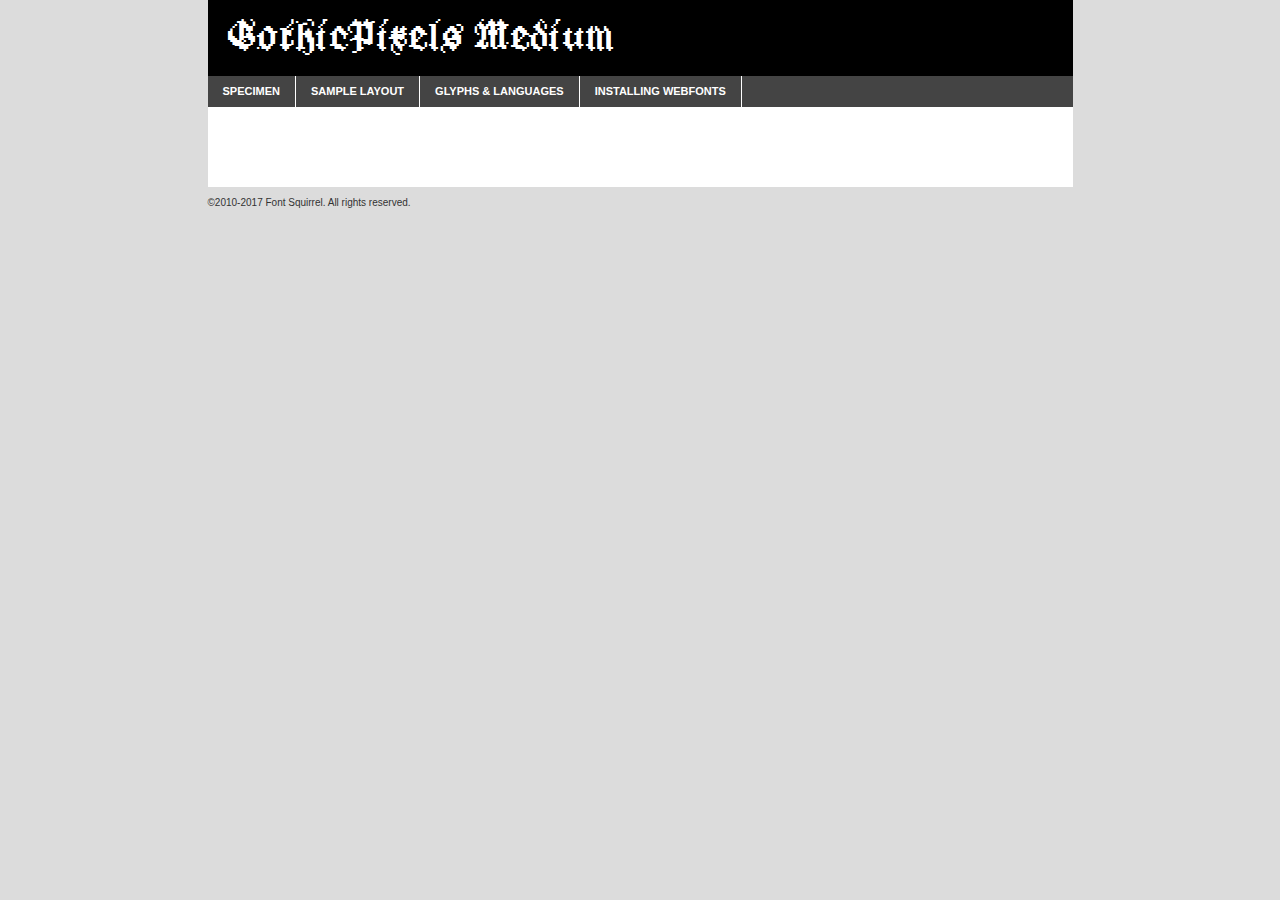
<file: assets/fonts/gothicpixels-demo.html>
<!DOCTYPE html PUBLIC "-//W3C//DTD XHTML 1.0 Transitional//EN"
        "http://www.w3.org/TR/xhtml1/DTD/xhtml1-transitional.dtd">

<html xmlns="http://www.w3.org/1999/xhtml" xml:lang="en" lang="en">
<head>
    <meta http-equiv="Content-Type" content="text/html; charset=utf-8"/>
    <script src="http://ajax.googleapis.com/ajax/libs/jquery/1.7.2/jquery.min.js" type="text/javascript" charset="utf-8"></script>
    <script type="text/javascript">
		(function($) {
			$.fn.easyTabs = function(option) {
				var param = jQuery.extend({ fadeSpeed: 'fast', defaultContent: 1, activeClass: 'active' }, option);
				$(this).each(function() {
					var thisId = '#' + this.id;
					if ( param.defaultContent == '' )
					{
						param.defaultContent = 1;
					}
					if ( typeof param.defaultContent == 'number' )
					{
						var defaultTab = $(thisId + ' .tabs li:eq(' + (param.defaultContent - 1) + ') a').attr('href').substr(1);
					}
					else
					{
						var defaultTab = param.defaultContent;
					}
					$(thisId + ' .tabs li a').each(function() {
						var tabToHide = $(this).attr('href').substr(1);
						$('#' + tabToHide).addClass('easytabs-tab-content');
					});
					hideAll();
					changeContent(defaultTab);

					function hideAll() {$(thisId + ' .easytabs-tab-content').hide();}

					function changeContent(tabId)
					{
						hideAll();
						$(thisId + ' .tabs li').removeClass(param.activeClass);
						$(thisId + ' .tabs li a[href=#' + tabId + ']').closest('li').addClass(param.activeClass);
						if ( param.fadeSpeed != 'none' )
						{
							$(thisId + ' #' + tabId).fadeIn(param.fadeSpeed);
						}
						else
						{
							$(thisId + ' #' + tabId).show();
						}
					}

					$(thisId + ' .tabs li').click(function() {
						var tabId = $(this).find('a').attr('href').substr(1);
						changeContent(tabId);
						return false;
					});
				});
			}
		})(jQuery);
    </script>
    <link rel="stylesheet" href="specimen_files/specimen_stylesheet.css" type="text/css" charset="utf-8"/>
    <link rel="stylesheet" href="stylesheet.css" type="text/css" charset="utf-8"/>

    <style type="text/css">
        		body {
			font-family: 'gothicpixelsmedium';
        		}

            </style>

    <title>GothicPixels Medium Specimen</title>


    <script type="text/javascript" charset="utf-8">
		$(document).ready(function() {
			$('#container').easyTabs({ defaultContent: 1 });
		});
    </script>
</head>

<body>
<div id="container">
    <div id="header">
		GothicPixels Medium    </div>
    <ul class="tabs">
        <li><a href="#specimen">Specimen</a></li>
        <li><a href="#layout">Sample Layout</a></li>
		        <li><a href="#glyphs">Glyphs &amp; Languages</a></li>
        <li><a href="#installing">Installing Webfonts</a></li>

    </ul>

    <div id="main_content">


        <div id="specimen">

            <div class="section">
                <div class="grid12 firstcol">
                    <div class="huge">AaBb</div>
                </div>
            </div>

            <div class="section">
                <div class="glyph_range">A&#x200B;B&#x200b;C&#x200b;D&#x200b;E&#x200b;F&#x200b;G&#x200b;H&#x200b;I&#x200b;J&#x200b;K&#x200b;L&#x200b;M&#x200b;N&#x200b;O&#x200b;P&#x200b;Q&#x200b;R&#x200b;S&#x200b;T&#x200b;U&#x200b;V&#x200b;W&#x200b;X&#x200b;Y&#x200b;Z&#x200b;a&#x200b;b&#x200b;c&#x200b;d&#x200b;e&#x200b;f&#x200b;g&#x200b;h&#x200b;i&#x200b;j&#x200b;k&#x200b;l&#x200b;m&#x200b;n&#x200b;o&#x200b;p&#x200b;q&#x200b;r&#x200b;s&#x200b;t&#x200b;u&#x200b;v&#x200b;w&#x200b;x&#x200b;y&#x200b;z&#x200b;1&#x200b;2&#x200b;3&#x200b;4&#x200b;5&#x200b;6&#x200b;7&#x200b;8&#x200b;9&#x200b;0&#x200b;&amp;&#x200b;.&#x200b;,&#x200b;?&#x200b;!&#x200b;&#64;&#x200b;(&#x200b;)&#x200b;#&#x200b;$&#x200b;%&#x200b;*&#x200b;+&#x200b;-&#x200b;=&#x200b;:&#x200b;;</div>
            </div>
            <div class="section">
                <div class="grid12 firstcol">
                    <table class="sample_table">
                        <tr>
                            <td>10</td>
                            <td class="size10">abcdefghijklmnopqrstuvwxyzABCDEFGHIJKLMNOPQRSTUVWXYZ0123456789abcdefghijklmnopqrstuvwxyzABCDEFGHIJKLMNOPQRSTUVWXYZ0123456789abcdefghijklmnopqrstuvwxyzABCDEFGHIJKLMNOPQRSTUVWXYZ</td>
                        </tr>
                        <tr>
                            <td>11</td>
                            <td class="size11">abcdefghijklmnopqrstuvwxyzABCDEFGHIJKLMNOPQRSTUVWXYZ0123456789abcdefghijklmnopqrstuvwxyzABCDEFGHIJKLMNOPQRSTUVWXYZ0123456789abcdefghijklmnopqrstuvwxyzABCDEFGHIJKLMNOPQRSTUVWXYZ</td>
                        </tr>
                        <tr>
                            <td>12</td>
                            <td class="size12">abcdefghijklmnopqrstuvwxyzABCDEFGHIJKLMNOPQRSTUVWXYZ0123456789abcdefghijklmnopqrstuvwxyzABCDEFGHIJKLMNOPQRSTUVWXYZ0123456789abcdefghijklmnopqrstuvwxyzABCDEFGHIJKLMNOPQRSTUVWXYZ</td>
                        </tr>
                        <tr>
                            <td>13</td>
                            <td class="size13">abcdefghijklmnopqrstuvwxyzABCDEFGHIJKLMNOPQRSTUVWXYZ0123456789abcdefghijklmnopqrstuvwxyzABCDEFGHIJKLMNOPQRSTUVWXYZ0123456789abcdefghijklmnopqrstuvwxyzABCDEFGHIJKLMNOPQRSTUVWXYZ</td>
                        </tr>
                        <tr>
                            <td>14</td>
                            <td class="size14">abcdefghijklmnopqrstuvwxyzABCDEFGHIJKLMNOPQRSTUVWXYZ0123456789abcdefghijklmnopqrstuvwxyzABCDEFGHIJKLMNOPQRSTUVWXYZ0123456789abcdefghijklmnopqrstuvwxyzABCDEFGHIJKLMNOPQRSTUVWXYZ</td>
                        </tr>
                        <tr>
                            <td>16</td>
                            <td class="size16">abcdefghijklmnopqrstuvwxyzABCDEFGHIJKLMNOPQRSTUVWXYZ0123456789abcdefghijklmnopqrstuvwxyzABCDEFGHIJKLMNOPQRSTUVWXYZ</td>
                        </tr>
                        <tr>
                            <td>18</td>
                            <td class="size18">abcdefghijklmnopqrstuvwxyzABCDEFGHIJKLMNOPQRSTUVWXYZ0123456789abcdefghijklmnopqrstuvwxyzABCDEFGHIJKLMNOPQRSTUVWXYZ</td>
                        </tr>
                        <tr>
                            <td>20</td>
                            <td class="size20">abcdefghijklmnopqrstuvwxyzABCDEFGHIJKLMNOPQRSTUVWXYZ0123456789abcdefghijklmnopqrstuvwxyzABCDEFGHIJKLMNOPQRSTUVWXYZ</td>
                        </tr>
                        <tr>
                            <td>24</td>
                            <td class="size24">abcdefghijklmnopqrstuvwxyzABCDEFGHIJKLMNOPQRSTUVWXYZ0123456789abcdefghijklmnopqrstuvwxyzABCDEFGHIJKLMNOPQRSTUVWXYZ</td>
                        </tr>
                        <tr>
                            <td>30</td>
                            <td class="size30">abcdefghijklmnopqrstuvwxyzABCDEFGHIJKLMNOPQRSTUVWXYZ0123456789abcdefghijklmnopqrstuvwxyzABCDEFGHIJKLMNOPQRSTUVWXYZ</td>
                        </tr>
                        <tr>
                            <td>36</td>
                            <td class="size36">abcdefghijklmnopqrstuvwxyzABCDEFGHIJKLMNOPQRSTUVWXYZ0123456789abcdefghijklmnopqrstuvwxyzABCDEFGHIJKLMNOPQRSTUVWXYZ</td>
                        </tr>
                        <tr>
                            <td>48</td>
                            <td class="size48">abcdefghijklmnopqrstuvwxyzABCDEFGHIJKLMNOPQRSTUVWXYZ0123456789abcdefghijklmnopqrstuvwxyzABCDEFGHIJKLMNOPQRSTUVWXYZ</td>
                        </tr>
                        <tr>
                            <td>60</td>
                            <td class="size60">abcdefghijklmnopqrstuvwxyzABCDEFGHIJKLMNOPQRSTUVWXYZ0123456789abcdefghijklmnopqrstuvwxyzABCDEFGHIJKLMNOPQRSTUVWXYZ</td>
                        </tr>
                        <tr>
                            <td>72</td>
                            <td class="size72">abcdefghijklmnopqrstuvwxyzABCDEFGHIJKLMNOPQRSTUVWXYZ0123456789abcdefghijklmnopqrstuvwxyzABCDEFGHIJKLMNOPQRSTUVWXYZ</td>
                        </tr>
                        <tr>
                            <td>90</td>
                            <td class="size90">abcdefghijklmnopqrstuvwxyzABCDEFGHIJKLMNOPQRSTUVWXYZ0123456789abcdefghijklmnopqrstuvwxyzABCDEFGHIJKLMNOPQRSTUVWXYZ</td>
                        </tr>
                    </table>

                </div>

            </div>


            <div class="section" id="bodycomparison">


                <div id="xheight">
                    <div class="fontbody">&#x25FC;&#x25FC;&#x25FC;&#x25FC;&#x25FC;&#x25FC;&#x25FC;&#x25FC;&#x25FC;&#x25FC;&#x25FC;&#x25FC;&#x25FC;&#x25FC;&#x25FC;&#x25FC;&#x25FC;&#x25FC;&#x25FC;&#x25FC;&#x25FC;&#x25FC;&#x25FC;&#x25FC;&#x25FC;&#x25FC;&#x25FC;&#x25FC;&#x25FC;&#x25FC;&#x25FC;&#x25FC;&#x25FC;&#x25FC;&#x25FC;&#x25FC;&#x25FC;&#x25FC;&#x25FC;&#x25FC;&#x25FC;&#x25FC;&#x25FC;&#x25FC;&#x25FC;&#x25FC;&#x25FC;&#x25FC;&#x25FC;&#x25FC;&#x25FC;&#x25FC;&#x25FC;&#x25FC;&#x25FC;&#x25FC;&#x25FC;&#x25FC;&#x25FC;&#x25FC;&#x25FC;&#x25FC;&#x25FC;&#x25FC;&#x25FC;&#x25FC;&#x25FC;&#x25FC;&#x25FC;&#x25FC;&#x25FC;&#x25FC;&#x25FC;&#x25FC;&#x25FC;&#x25FC;&#x25FC;&#x25FC;&#x25FC;&#x25FC;&#x25FC;&#x25FC;&#x25FC;&#x25FC;&#x25FC;&#x25FC;&#x25FC;&#x25FC;&#x25FC;&#x25FC;&#x25FC;&#x25FC;&#x25FC;&#x25FC;&#x25FC;&#x25FC;&#x25FC;&#x25FC;&#x25FC;body</div>
                    <div class="arialbody">body</div>
                    <div class="verdanabody">body</div>
                    <div class="georgiabody">body</div>
                </div>
                <div class="fontbody" style="z-index:1">
                    body<span>GothicPixels Medium</span>
                </div>
                <div class="arialbody" style="z-index:1">
                    body<span>Arial</span>
                </div>
                <div class="verdanabody" style="z-index:1">
                    body<span>Verdana</span>
                </div>
                <div class="georgiabody" style="z-index:1">
                    body<span>Georgia</span>
                </div>


            </div>


            <div class="section psample psample_row1" id="">

                <div class="grid2 firstcol">
                    <p class="size10"><span>10.</span>Aenean lacinia bibendum nulla sed consectetur. Fusce dapibus, tellus ac cursus commodo, tortor mauris condimentum nibh, ut fermentum massa justo sit amet risus. Nullam id dolor id nibh ultricies vehicula ut id elit. Cum sociis natoque penatibus et magnis dis parturient montes, nascetur ridiculus mus. Nulla vitae elit libero, a pharetra augue.</p>

                </div>
                <div class="grid3">
                    <p class="size11"><span>11.</span>Aenean lacinia bibendum nulla sed consectetur. Fusce dapibus, tellus ac cursus commodo, tortor mauris condimentum nibh, ut fermentum massa justo sit amet risus. Nullam id dolor id nibh ultricies vehicula ut id elit. Cum sociis natoque penatibus et magnis dis parturient montes, nascetur ridiculus mus. Nulla vitae elit libero, a pharetra augue.</p>

                </div>
                <div class="grid3">
                    <p class="size12"><span>12.</span>Aenean lacinia bibendum nulla sed consectetur. Fusce dapibus, tellus ac cursus commodo, tortor mauris condimentum nibh, ut fermentum massa justo sit amet risus. Nullam id dolor id nibh ultricies vehicula ut id elit. Cum sociis natoque penatibus et magnis dis parturient montes, nascetur ridiculus mus. Nulla vitae elit libero, a pharetra augue.</p>

                </div>
                <div class="grid4">
                    <p class="size13"><span>13.</span>Aenean lacinia bibendum nulla sed consectetur. Fusce dapibus, tellus ac cursus commodo, tortor mauris condimentum nibh, ut fermentum massa justo sit amet risus. Nullam id dolor id nibh ultricies vehicula ut id elit. Cum sociis natoque penatibus et magnis dis parturient montes, nascetur ridiculus mus. Nulla vitae elit libero, a pharetra augue.</p>

                </div>
                <div class="white_blend"></div>

            </div>
            <div class="section psample psample_row2" id="">
                <div class="grid3 firstcol">
                    <p class="size14"><span>14.</span>Aenean lacinia bibendum nulla sed consectetur. Fusce dapibus, tellus ac cursus commodo, tortor mauris condimentum nibh, ut fermentum massa justo sit amet risus. Nullam id dolor id nibh ultricies vehicula ut id elit. Cum sociis natoque penatibus et magnis dis parturient montes, nascetur ridiculus mus. Nulla vitae elit libero, a pharetra augue.</p>

                </div>
                <div class="grid4">
                    <p class="size16"><span>16.</span>Aenean lacinia bibendum nulla sed consectetur. Fusce dapibus, tellus ac cursus commodo, tortor mauris condimentum nibh, ut fermentum massa justo sit amet risus. Nullam id dolor id nibh ultricies vehicula ut id elit. Cum sociis natoque penatibus et magnis dis parturient montes, nascetur ridiculus mus. Nulla vitae elit libero, a pharetra augue.</p>

                </div>
                <div class="grid5">
                    <p class="size18"><span>18.</span>Aenean lacinia bibendum nulla sed consectetur. Fusce dapibus, tellus ac cursus commodo, tortor mauris condimentum nibh, ut fermentum massa justo sit amet risus. Nullam id dolor id nibh ultricies vehicula ut id elit. Cum sociis natoque penatibus et magnis dis parturient montes, nascetur ridiculus mus. Nulla vitae elit libero, a pharetra augue.</p>

                </div>

                <div class="white_blend"></div>

            </div>

            <div class="section psample psample_row3" id="">
                <div class="grid5 firstcol">
                    <p class="size20"><span>20.</span>Aenean lacinia bibendum nulla sed consectetur. Fusce dapibus, tellus ac cursus commodo, tortor mauris condimentum nibh, ut fermentum massa justo sit amet risus. Nullam id dolor id nibh ultricies vehicula ut id elit. Cum sociis natoque penatibus et magnis dis parturient montes, nascetur ridiculus mus. Nulla vitae elit libero, a pharetra augue.</p>
                </div>
                <div class="grid7">
                    <p class="size24"><span>24.</span>Aenean lacinia bibendum nulla sed consectetur. Fusce dapibus, tellus ac cursus commodo, tortor mauris condimentum nibh, ut fermentum massa justo sit amet risus. Nullam id dolor id nibh ultricies vehicula ut id elit. Cum sociis natoque penatibus et magnis dis parturient montes, nascetur ridiculus mus. Nulla vitae elit libero, a pharetra augue.</p>
                </div>

                <div class="white_blend"></div>

            </div>

            <div class="section psample psample_row4" id="">
                <div class="grid12 firstcol">
                    <p class="size30"><span>30.</span>Aenean lacinia bibendum nulla sed consectetur. Fusce dapibus, tellus ac cursus commodo, tortor mauris condimentum nibh, ut fermentum massa justo sit amet risus. Nullam id dolor id nibh ultricies vehicula ut id elit. Cum sociis natoque penatibus et magnis dis parturient montes, nascetur ridiculus mus. Nulla vitae elit libero, a pharetra augue.</p>
                </div>
                <div class="white_blend"></div>

            </div>


            <div class="section psample psample_row1 fullreverse">
                <div class="grid2 firstcol">
                    <p class="size10"><span>10.</span>Aenean lacinia bibendum nulla sed consectetur. Fusce dapibus, tellus ac cursus commodo, tortor mauris condimentum nibh, ut fermentum massa justo sit amet risus. Nullam id dolor id nibh ultricies vehicula ut id elit. Cum sociis natoque penatibus et magnis dis parturient montes, nascetur ridiculus mus. Nulla vitae elit libero, a pharetra augue.</p>

                </div>
                <div class="grid3">
                    <p class="size11"><span>11.</span>Aenean lacinia bibendum nulla sed consectetur. Fusce dapibus, tellus ac cursus commodo, tortor mauris condimentum nibh, ut fermentum massa justo sit amet risus. Nullam id dolor id nibh ultricies vehicula ut id elit. Cum sociis natoque penatibus et magnis dis parturient montes, nascetur ridiculus mus. Nulla vitae elit libero, a pharetra augue.</p>

                </div>
                <div class="grid3">
                    <p class="size12"><span>12.</span>Aenean lacinia bibendum nulla sed consectetur. Fusce dapibus, tellus ac cursus commodo, tortor mauris condimentum nibh, ut fermentum massa justo sit amet risus. Nullam id dolor id nibh ultricies vehicula ut id elit. Cum sociis natoque penatibus et magnis dis parturient montes, nascetur ridiculus mus. Nulla vitae elit libero, a pharetra augue.</p>

                </div>
                <div class="grid4">
                    <p class="size13"><span>13.</span>Aenean lacinia bibendum nulla sed consectetur. Fusce dapibus, tellus ac cursus commodo, tortor mauris condimentum nibh, ut fermentum massa justo sit amet risus. Nullam id dolor id nibh ultricies vehicula ut id elit. Cum sociis natoque penatibus et magnis dis parturient montes, nascetur ridiculus mus. Nulla vitae elit libero, a pharetra augue.</p>

                </div>
                <div class="black_blend"></div>

            </div>

            <div class="section psample psample_row2 fullreverse">
                <div class="grid3 firstcol">
                    <p class="size14"><span>14.</span>Aenean lacinia bibendum nulla sed consectetur. Fusce dapibus, tellus ac cursus commodo, tortor mauris condimentum nibh, ut fermentum massa justo sit amet risus. Nullam id dolor id nibh ultricies vehicula ut id elit. Cum sociis natoque penatibus et magnis dis parturient montes, nascetur ridiculus mus. Nulla vitae elit libero, a pharetra augue.</p>

                </div>
                <div class="grid4">
                    <p class="size16"><span>16.</span>Aenean lacinia bibendum nulla sed consectetur. Fusce dapibus, tellus ac cursus commodo, tortor mauris condimentum nibh, ut fermentum massa justo sit amet risus. Nullam id dolor id nibh ultricies vehicula ut id elit. Cum sociis natoque penatibus et magnis dis parturient montes, nascetur ridiculus mus. Nulla vitae elit libero, a pharetra augue.</p>

                </div>
                <div class="grid5">
                    <p class="size18"><span>18.</span>Aenean lacinia bibendum nulla sed consectetur. Fusce dapibus, tellus ac cursus commodo, tortor mauris condimentum nibh, ut fermentum massa justo sit amet risus. Nullam id dolor id nibh ultricies vehicula ut id elit. Cum sociis natoque penatibus et magnis dis parturient montes, nascetur ridiculus mus. Nulla vitae elit libero, a pharetra augue.</p>

                </div>
                <div class="black_blend"></div>

            </div>

            <div class="section psample fullreverse psample_row3" id="">
                <div class="grid5 firstcol">
                    <p class="size20"><span>20.</span>Aenean lacinia bibendum nulla sed consectetur. Fusce dapibus, tellus ac cursus commodo, tortor mauris condimentum nibh, ut fermentum massa justo sit amet risus. Nullam id dolor id nibh ultricies vehicula ut id elit. Cum sociis natoque penatibus et magnis dis parturient montes, nascetur ridiculus mus. Nulla vitae elit libero, a pharetra augue.</p>
                </div>
                <div class="grid7">
                    <p class="size24"><span>24.</span>Aenean lacinia bibendum nulla sed consectetur. Fusce dapibus, tellus ac cursus commodo, tortor mauris condimentum nibh, ut fermentum massa justo sit amet risus. Nullam id dolor id nibh ultricies vehicula ut id elit. Cum sociis natoque penatibus et magnis dis parturient montes, nascetur ridiculus mus. Nulla vitae elit libero, a pharetra augue.</p>
                </div>

                <div class="black_blend"></div>

            </div>

            <div class="section psample fullreverse psample_row4" id="" style="border-bottom: 20px #000 solid;">
                <div class="grid12 firstcol">
                    <p class="size30"><span>30.</span>Aenean lacinia bibendum nulla sed consectetur. Fusce dapibus, tellus ac cursus commodo, tortor mauris condimentum nibh, ut fermentum massa justo sit amet risus. Nullam id dolor id nibh ultricies vehicula ut id elit. Cum sociis natoque penatibus et magnis dis parturient montes, nascetur ridiculus mus. Nulla vitae elit libero, a pharetra augue.</p>
                </div>
                <div class="black_blend"></div>

            </div>


        </div>

        <div id="layout">

            <div class="section">

                <div class="grid12 firstcol">
                    <h1>Lorem Ipsum Dolor</h1>
                    <h2>Etiam porta sem malesuada magna mollis euismod</h2>

                    <p class="byline">By <a href="#link">Aenean Lacinia</a></p>
                </div>
            </div>
            <div class="section">
                <div class="grid8 firstcol">
                    <p class="large">Donec sed odio dui. Morbi leo risus, porta ac consectetur ac, vestibulum at eros. Fusce dapibus, tellus ac cursus commodo, tortor mauris condimentum nibh, ut fermentum massa justo sit amet risus. </p>


                    <h3>Pellentesque ornare sem</h3>

                    <p>Maecenas sed diam eget risus varius blandit sit amet non magna. Maecenas faucibus mollis interdum. Donec ullamcorper nulla non metus auctor fringilla. Nullam id dolor id nibh ultricies vehicula ut id elit. Nullam id dolor id nibh ultricies vehicula ut id elit. </p>

                    <p>Aenean eu leo quam. Pellentesque ornare sem lacinia quam venenatis vestibulum. Lorem ipsum dolor sit amet, consectetur adipiscing elit. Cum sociis natoque penatibus et magnis dis parturient montes, nascetur ridiculus mus. </p>

                    <p>Nulla vitae elit libero, a pharetra augue. Praesent commodo cursus magna, vel scelerisque nisl consectetur et. Aenean lacinia bibendum nulla sed consectetur. </p>

                    <p>Nullam quis risus eget urna mollis ornare vel eu leo. Nullam quis risus eget urna mollis ornare vel eu leo. Maecenas sed diam eget risus varius blandit sit amet non magna. Donec ullamcorper nulla non metus auctor fringilla. </p>

                    <h3>Cras mattis consectetur</h3>

                    <p>Aenean eu leo quam. Pellentesque ornare sem lacinia quam venenatis vestibulum. Aenean lacinia bibendum nulla sed consectetur. Integer posuere erat a ante venenatis dapibus posuere velit aliquet. Cras mattis consectetur purus sit amet fermentum. </p>

                    <p>Nullam id dolor id nibh ultricies vehicula ut id elit. Nullam quis risus eget urna mollis ornare vel eu leo. Cras mattis consectetur purus sit amet fermentum.</p>
                </div>

                <div class="grid4 sidebar">

                    <div class="box reverse">
                        <p class="last">Nullam quis risus eget urna mollis ornare vel eu leo. Donec ullamcorper nulla non metus auctor fringilla. Cras mattis consectetur purus sit amet fermentum. Sed posuere consectetur est at lobortis. Lorem ipsum dolor sit amet, consectetur adipiscing elit. </p>
                    </div>

                    <p class="caption">Maecenas sed diam eget risus varius.</p>

                    <p>Vestibulum id ligula porta felis euismod semper. Integer posuere erat a ante venenatis dapibus posuere velit aliquet. Vestibulum id ligula porta felis euismod semper. Sed posuere consectetur est at lobortis. Maecenas sed diam eget risus varius blandit sit amet non magna. Fusce dapibus, tellus ac cursus commodo, tortor mauris condimentum nibh, ut fermentum massa justo sit amet risus. </p>


                    <p>Duis mollis, est non commodo luctus, nisi erat porttitor ligula, eget lacinia odio sem nec elit. Aenean lacinia bibendum nulla sed consectetur. Vivamus sagittis lacus vel augue laoreet rutrum faucibus dolor auctor. Aenean lacinia bibendum nulla sed consectetur. Nullam quis risus eget urna mollis ornare vel eu leo. </p>

                    <p>Praesent commodo cursus magna, vel scelerisque nisl consectetur et. Donec ullamcorper nulla non metus auctor fringilla. Maecenas faucibus mollis interdum. Fusce dapibus, tellus ac cursus commodo, tortor mauris condimentum nibh, ut fermentum massa justo sit amet risus. </p>

                </div>
            </div>

        </div>


		

        <div id="glyphs">
            <div class="section">
                <div class="grid12 firstcol">

                    <h1>Language Support</h1>
                    <p>The subset of GothicPixels Medium in this kit supports the following languages:<br/>

						English, Arrernte, Bislama, Cebuano, Fijian, Gilbertese, Hmong, Ibanag, Iloko_ilokano, Interglossa_glosa, Interlingua, Lojban, Norfolk_pitcairnese, Oromo, Rotokas, Seychelles_creole, Shona, Somali, Southern_ndebele, Swahili, Swati_swazi, Tok_pisin, Warlpiri, Xhosa, Zulu, Latinbasic, Demo                    </p>
                    <h1>Glyph Chart</h1>
                    <p>The subset of GothicPixels Medium in this kit includes all the glyphs listed below. Unicode entities are included above each glyph to help you insert individual characters into your layout.</p>
                    <div id="glyph_chart">

																				                                <div><p>&amp;#13;</p>&#13;</div>
																				                                <div><p>&amp;#32;</p>&#32;</div>
																				                                <div><p>&amp;#33;</p>&#33;</div>
																				                                <div><p>&amp;#34;</p>&#34;</div>
																				                                <div><p>&amp;#38;</p>&#38;</div>
																				                                <div><p>&amp;#39;</p>&#39;</div>
																				                                <div><p>&amp;#40;</p>&#40;</div>
																				                                <div><p>&amp;#41;</p>&#41;</div>
																				                                <div><p>&amp;#44;</p>&#44;</div>
																				                                <div><p>&amp;#45;</p>&#45;</div>
																				                                <div><p>&amp;#46;</p>&#46;</div>
																				                                <div><p>&amp;#47;</p>&#47;</div>
																				                                <div><p>&amp;#48;</p>&#48;</div>
																				                                <div><p>&amp;#49;</p>&#49;</div>
																				                                <div><p>&amp;#50;</p>&#50;</div>
																				                                <div><p>&amp;#51;</p>&#51;</div>
																				                                <div><p>&amp;#52;</p>&#52;</div>
																				                                <div><p>&amp;#53;</p>&#53;</div>
																				                                <div><p>&amp;#54;</p>&#54;</div>
																				                                <div><p>&amp;#55;</p>&#55;</div>
																				                                <div><p>&amp;#56;</p>&#56;</div>
																				                                <div><p>&amp;#57;</p>&#57;</div>
																				                                <div><p>&amp;#58;</p>&#58;</div>
																				                                <div><p>&amp;#59;</p>&#59;</div>
																				                                <div><p>&amp;#63;</p>&#63;</div>
																				                                <div><p>&amp;#65;</p>&#65;</div>
																				                                <div><p>&amp;#66;</p>&#66;</div>
																				                                <div><p>&amp;#67;</p>&#67;</div>
																				                                <div><p>&amp;#68;</p>&#68;</div>
																				                                <div><p>&amp;#69;</p>&#69;</div>
																				                                <div><p>&amp;#70;</p>&#70;</div>
																				                                <div><p>&amp;#71;</p>&#71;</div>
																				                                <div><p>&amp;#72;</p>&#72;</div>
																				                                <div><p>&amp;#73;</p>&#73;</div>
																				                                <div><p>&amp;#74;</p>&#74;</div>
																				                                <div><p>&amp;#75;</p>&#75;</div>
																				                                <div><p>&amp;#76;</p>&#76;</div>
																				                                <div><p>&amp;#77;</p>&#77;</div>
																				                                <div><p>&amp;#78;</p>&#78;</div>
																				                                <div><p>&amp;#79;</p>&#79;</div>
																				                                <div><p>&amp;#80;</p>&#80;</div>
																				                                <div><p>&amp;#81;</p>&#81;</div>
																				                                <div><p>&amp;#82;</p>&#82;</div>
																				                                <div><p>&amp;#83;</p>&#83;</div>
																				                                <div><p>&amp;#84;</p>&#84;</div>
																				                                <div><p>&amp;#85;</p>&#85;</div>
																				                                <div><p>&amp;#86;</p>&#86;</div>
																				                                <div><p>&amp;#87;</p>&#87;</div>
																				                                <div><p>&amp;#88;</p>&#88;</div>
																				                                <div><p>&amp;#89;</p>&#89;</div>
																				                                <div><p>&amp;#90;</p>&#90;</div>
																				                                <div><p>&amp;#92;</p>&#92;</div>
																				                                <div><p>&amp;#97;</p>&#97;</div>
																				                                <div><p>&amp;#98;</p>&#98;</div>
																				                                <div><p>&amp;#99;</p>&#99;</div>
																				                                <div><p>&amp;#100;</p>&#100;</div>
																				                                <div><p>&amp;#101;</p>&#101;</div>
																				                                <div><p>&amp;#102;</p>&#102;</div>
																				                                <div><p>&amp;#103;</p>&#103;</div>
																				                                <div><p>&amp;#104;</p>&#104;</div>
																				                                <div><p>&amp;#105;</p>&#105;</div>
																				                                <div><p>&amp;#106;</p>&#106;</div>
																				                                <div><p>&amp;#107;</p>&#107;</div>
																				                                <div><p>&amp;#108;</p>&#108;</div>
																				                                <div><p>&amp;#109;</p>&#109;</div>
																				                                <div><p>&amp;#110;</p>&#110;</div>
																				                                <div><p>&amp;#111;</p>&#111;</div>
																				                                <div><p>&amp;#112;</p>&#112;</div>
																				                                <div><p>&amp;#113;</p>&#113;</div>
																				                                <div><p>&amp;#114;</p>&#114;</div>
																				                                <div><p>&amp;#115;</p>&#115;</div>
																				                                <div><p>&amp;#116;</p>&#116;</div>
																				                                <div><p>&amp;#117;</p>&#117;</div>
																				                                <div><p>&amp;#118;</p>&#118;</div>
																				                                <div><p>&amp;#119;</p>&#119;</div>
																				                                <div><p>&amp;#120;</p>&#120;</div>
																				                                <div><p>&amp;#121;</p>&#121;</div>
																				                                <div><p>&amp;#122;</p>&#122;</div>
																				                                <div><p>&amp;#160;</p>&#160;</div>
																				                                <div><p>&amp;#173;</p>&#173;</div>
																				                                <div><p>&amp;#8192;</p>&#8192;</div>
																				                                <div><p>&amp;#8193;</p>&#8193;</div>
																				                                <div><p>&amp;#8194;</p>&#8194;</div>
																				                                <div><p>&amp;#8195;</p>&#8195;</div>
																				                                <div><p>&amp;#8196;</p>&#8196;</div>
																				                                <div><p>&amp;#8197;</p>&#8197;</div>
																				                                <div><p>&amp;#8198;</p>&#8198;</div>
																				                                <div><p>&amp;#8199;</p>&#8199;</div>
																				                                <div><p>&amp;#8200;</p>&#8200;</div>
																				                                <div><p>&amp;#8201;</p>&#8201;</div>
																				                                <div><p>&amp;#8202;</p>&#8202;</div>
																				                                <div><p>&amp;#8208;</p>&#8208;</div>
																				                                <div><p>&amp;#8209;</p>&#8209;</div>
																				                                <div><p>&amp;#8210;</p>&#8210;</div>
																				                                <div><p>&amp;#8211;</p>&#8211;</div>
																				                                <div><p>&amp;#8212;</p>&#8212;</div>
																				                                <div><p>&amp;#8239;</p>&#8239;</div>
																				                                <div><p>&amp;#8287;</p>&#8287;</div>
																				                                <div><p>&amp;#9724;</p>&#9724;</div>
																																													                    </div>
                </div>


            </div>
        </div>


        <div id="specs">

        </div>

        <div id="installing">
            <div class="section">
                <div class="grid7 firstcol">
                    <h1>Installing Webfonts</h1>

                    <p>Webfonts are supported by all major browser platforms but not all in the same way. There are currently four different font formats that must be included in order to target all browsers. This includes TTF, WOFF, EOT and SVG.</p>

                    <h2>1. Upload your webfonts</h2>
                    <p>You must upload your webfont kit to your website. They should be in or near the same directory as your CSS files.</p>

                    <h2>2. Include the webfont stylesheet</h2>
                    <p>A special CSS @font-face declaration helps the various browsers select the appropriate font it needs without causing you a bunch of headaches. Learn more about this syntax by reading the <a href="https://www.fontspring.com/blog/further-hardening-of-the-bulletproof-syntax">Fontspring blog post</a> about it. The code for it is as follows:</p>


                    <code>
                        @font-face{
                        font-family: 'MyWebFont';
                        src: url('WebFont.eot');
                        src: url('WebFont.eot?#iefix') format('embedded-opentype'),
                        url('WebFont.woff') format('woff'),
                        url('WebFont.ttf') format('truetype'),
                        url('WebFont.svg#webfont') format('svg');
                        }
                    </code>

                    <p>We've already gone ahead and generated the code for you. All you have to do is link to the stylesheet in your HTML, like this:</p>
                    <code>&lt;link rel=&quot;stylesheet&quot; href=&quot;stylesheet.css&quot; type=&quot;text/css&quot; charset=&quot;utf-8&quot; /&gt;</code>

                    <h2>3. Modify your own stylesheet</h2>
                    <p>To take advantage of your new fonts, you must tell your stylesheet to use them. Look at the original @font-face declaration above and find the property called "font-family." The name linked there will be what you use to reference the font. Prepend that webfont name to the font stack in the "font-family" property, inside the selector you want to change. For example:</p>
                    <code>p { font-family: 'WebFont', Arial, sans-serif; }</code>

                    <h2>4. Test</h2>
                    <p>Getting webfonts to work cross-browser <em>can</em> be tricky. Use the information in the sidebar to help you if you find that fonts aren't loading in a particular browser.</p>
                </div>

                <div class="grid5 sidebar">
                    <div class="box">
                        <h2>Troubleshooting<br/>Font-Face Problems</h2>
                        <p>Having trouble getting your webfonts to load in your new website? Here are some tips to sort out what might be the problem.</p>

                        <h3>Fonts not showing in any browser</h3>

                        <p>This sounds like you need to work on the plumbing. You either did not upload the fonts to the correct directory, or you did not link the fonts properly in the CSS. If you've confirmed that all this is correct and you still have a problem, take a look at your .htaccess file and see if requests are getting intercepted.</p>

                        <h3>Fonts not loading in iPhone or iPad</h3>

                        <p>The most common problem here is that you are serving the fonts from an IIS server. IIS refuses to serve files that have unknown MIME types. If that is the case, you must set the MIME type for SVG to "image/svg+xml" in the server settings. Follow these instructions from Microsoft if you need help.</p>

                        <h3>Fonts not loading in Firefox</h3>

                        <p>The primary reason for this failure? You are still using a version Firefox older than 3.5. So upgrade already! If that isn't it, then you are very likely serving fonts from a different domain. Firefox requires that all font assets be served from the same domain. Lastly it is possible that you need to add WOFF to your list of MIME types (if you are serving via IIS.)</p>

                        <h3>Fonts not loading in IE</h3>

                        <p>Are you looking at Internet Explorer on an actual Windows machine or are you cheating by using a service like Adobe BrowserLab? Many of these screenshot services do not render @font-face for IE. Best to test it on a real machine.</p>

                        <h3>Fonts not loading in IE9</h3>

                        <p>IE9, like Firefox, requires that fonts be served from the same domain as the website. Make sure that is the case.</p>
                    </div>
                </div>
            </div>

        </div>

    </div>
    <div id="footer">
        <p>&copy;2010-2017 Font Squirrel. All rights reserved.</p>
    </div>
</div>
</body>
</html>
</file>
<file: style.css>
:root {
    --light-grey: rgb(228, 228, 228);
    --text-colour: rgb(94, 94, 94);
    --shadow-colour: rgba(0, 0, 0, 0.15);
    --spine-colour: rgb(149, 69, 53);
    --card-shadow: 5px 5px 0 var(--shadow-colour);
    --card-spine: 1.5vh solid var(--spine-colour);
    --bronze: rgb(205, 127, 50);
}

@font-face {
    font-family: 'alagardmedium';
    src: url('assets/fonts/alagard-webfont.woff2') format('woff2'),
         url('assets/fonts/alagard-webfont.woff') format('woff');
    font-weight: normal;
    font-style: normal;

}

* {
    box-sizing: border-box;
    padding: 0;
    margin: 0;
}


body {
    margin: 0;
    padding: 0;
    width: 100vw;
    height: 100vh;
    display: grid;
    grid-template-columns: 1fr 4fr;
    grid-template-rows: 1fr 4fr;
    font-family: 'alagardmedium', sans-serif;
    
}

.sidebar {
    grid-column: 1 / 1;
    grid-row: 1 / 3;
    background-color: var(--bronze);
    padding: min(2vh,2vw);
    display: grid;
    grid-template-rows: 1fr 2fr 2fr;
    
}



.sidebar-heading {
    grid-row: 1 / 2;
    display: flex;
    align-items: center;
    align-self: start;
}

.sidebar-heading > img {
    width: min(8vh,10vw);
    margin-right: min(1vh,1vw);
}

.sidebar-heading > h1 {
    font-size: min(3.5vh,5vw);
}

.menu-top {
    display: flex;
    flex-direction: column;
    padding: min(2vh, 2vw);
    gap: min(2vh, 2vw);
}

.menu-bottom {
    display: flex;
    flex-direction: column;
    justify-content: flex-end;
    padding: min(2vh, 2vw);
    gap: min(2vh, 2vw);
}

.menu-container {
    display: flex;
    align-items: center;
    gap: 1vh;
}

.menu-icon {
    width: min(4vh,4vw);
}

.menu-link {
    font-size: min(2.2vh,4vw);
}


.header {
    grid-column: 2 / 2;
    grid-row: 1 / 2;
    display: flex;
    flex-direction: column;
    box-shadow: 0px 5px 5px 0px rgba(0,0,0,0.25);
    gap: 2vh; 
    z-index: 1;
    
}

.head-upper {
    display: flex;
    gap: 2vh;
}

.search-container {
    flex: 1;
    display: flex;
    padding: 2vh;
    gap: 1vh;
    align-items: center;

}

.searchbar {
    height: 4vh;
    flex: 1;
    min-width: 1vh;
    max-width: 50vh;
    font-size: 1vh;
    padding-left: 2vh;
    border-radius: 25vh;
    border: none;
    background-color: var(--light-grey);
}


.head-icon {
    width: min(3vh, 3vw);
}

.profile-icons {
    
    padding: min(2vh, 2vw);
    gap: min(2vh, 2vw);
    align-items: center;
    justify-content: flex-end;
    display: flex;
    flex: 1;
}

.profile-icon-mini {
    width: min(4vh, 4vw);
    border-radius: 3vh;
    background-color: aquamarine;
}

.profile-name-mini {
    font-size: min(2vh, 2vw);
    font-weight: bold;
    align-self: center;
}

.head-lower {
    display: flex;
    padding: 2vh;
}

.greeting-container {
    display: flex;
    align-items: center;
    gap: min(2vh, 2vw);
}

.profile-icon-normal {
    width: min(8vh, 10vw);
    border-radius: 5vh;
    background-color: aquamarine;
}

.greeting-text-container {
    display: flex;
    flex-direction: column;
    gap: min(1vh, 1vw);
    font-weight: bold;
    padding-left: 2vh;
}

.greet {
    font-size: min(1.6vh, 3vw);
    padding: 0;
    margin: 0;
}

.profile-name-normal {
    font-size: min(2.5vh, 3vw);
    padding: 0;
    margin: 0;
}

.buttons-container {
    display: flex;
    flex: 1;
    justify-content: flex-end;
    align-items: center;
    gap: min(2vh, 2vw)
}

.header-button {
    font-size: min(2vh, 3vw);
    padding: min(1vh,2vw) min(2vh,3vw);
    background-color: var(--light-grey);
    border-radius: 5vh;
    width: 15vh;
    border-style: none;
    background-color: var(--bronze);
}


main {
    display: grid;
    grid-template-columns: 3fr 1fr;
    background-color: var(--light-grey);
}

.quests {
    grid-column: 1 / 1;
    padding: 2vh;
}

.quests-container {
    padding: 2vh;
    display: grid;
    grid-template-columns: repeat(auto-fit, minmax(300px, 1fr));
    column-gap: 2vh;
    row-gap: 2vh;
    
}

.quest {
    display: flex;
    flex-direction: column;
    border-left: var(--card-spine);
    box-shadow: var(--card-shadow);
    background-color: white;
    border-radius: 1.5vh;
    gap: min(1vh, 1vw);
    padding: 2vh;
    height: 40vh;
    overflow: auto;
}

.quest-header {
    font-weight: bold;
    font-size: 1.5vh;
}

.quest-text {
    font-size: 1.25vh;
    color: var(--text-colour);
}

.rewards {
    font-size: 1.5vh;
    color: var(--text-colour);
}

.rewards ul {
    padding-left: 1vh;
}

.quest-icons {
    margin-top: auto;
    display: flex;
    align-self: flex-end;
    gap: min(2vh, 2vw);
}

.quest-icon {
    width: 2vh;
}

.other {
    grid-column: 2 / 2;
    display: flex;
    flex-direction: column;
    padding: 2vh;
    row-gap: 1vh;
}

.main-header-text {
    font-weight: bold;
    font-size: 2.2vh;
}

.announcements-container{
    display: grid;
    background-color: white;
    grid-template-rows: repeat(3, 1fr);
    padding: 2vh;
    border-radius: 1.5vh;
    justify-content: center;
    box-shadow: var(--card-shadow);

}

.announcements-container .announcement:first-child {
    border: none;
}

.announcement {
    display: flex;
    flex: 1;
    flex-direction: column;
    overflow: hidden;
    text-overflow: ellipsis;
    padding: 1vh;
    border-top: 1px solid black;
}

.announcement-header {
    font-size: 1.5vh;
    font-weight: bold;
    flex: 1;
}

.announcement-text {
    font-size: 1.25vh;
    color: var(--text-colour);
    flex: 1;
}

.guild-container {
    display: grid;
    background-color: white;
    grid-template-rows: repeat(4, 1fr) 0.25fr;
    padding: 2vh;
    border-radius: 1.5vh;
    justify-content: center;
    gap: 2vh;
    box-shadow: var(--card-shadow);
}

.member-container {
    display: flex;
    flex: 1;
    gap: 2vh;
    justify-content: flex-start;
}
.member-icon {
    width: min(6vh, 10vw);
    background-color: aquamarine;
    border-radius: 5vh;
}

.member-text {
    display: flex;
    flex-direction: column;
    justify-content: center;
}

.member-tag {
    font-size: 1.8vh;
    font-family: sans-serif;
}

.member-name {
    font-size: 1.8vh;
    color: var(--text-colour);
}

.link-container {
    display: flex;
    justify-content: flex-start;
}

.link-container a:link {
    color: var(--text-colour);
    font-size: 1.5vh;
}

.link-container a:visited {
    color: rgb(69, 69, 69);
}
</file>
<file: assets/fonts/stylesheet.css>
/*! Generated by Font Squirrel (https://www.fontsquirrel.com) on July 13, 2024 */



@font-face {
    font-family: 'gothicpixelsmedium';
    src: url('gothicpixels-webfont.woff2') format('woff2'),
         url('gothicpixels-webfont.woff') format('woff');
    font-weight: normal;
    font-style: normal;

}




@font-face {
    font-family: 'alagardmedium';
    src: url('alagard-webfont.woff2') format('woff2'),
         url('alagard-webfont.woff') format('woff');
    font-weight: normal;
    font-style: normal;

}
</file>
<file: assets/fonts/specimen_files/specimen_stylesheet.css>
@import url('grid_12-825-55-15.css');

/*  
	CSS Reset by Eric Meyer - Released under Public Domain
    http://meyerweb.com/eric/tools/css/reset/
*/
html, body, div, span, applet, object, iframe,
h1, h2, h3, h4, h5, h6, p, blockquote, pre,
a, abbr, acronym, address, big, cite, code,
del, dfn, em, font, img, ins, kbd, q, s, samp,
small, strike, strong, sub, sup, tt, var,
b, u, i, center, dl, dt, dd, ol, ul, li,
fieldset, form, label, legend, table,
caption, tbody, tfoot, thead, tr, th, td {
	margin:         0;
	padding:        0;
	border:         0;
	outline:        0;
	font-size:      100%;
	vertical-align: baseline;
	background:     transparent;
}

body {
	line-height: 1;
}

ol, ul {
	list-style: none;
}

blockquote, q {
	quotes: none;
}

blockquote:before, blockquote:after,
q:before, q:after {
	content: '';
	content: none;
}

:focus {
	outline: 0;
}

ins {
	text-decoration: none;
}

del {
	text-decoration: line-through;
}

table {
	border-collapse: collapse;
	border-spacing:  0;
}


body {
	color:            #000;
	background-color: #dcdcdc;
}

a {
	text-decoration: none;
	color:           #1883ba;
}

h1 {
	font-size:     32px;
	font-weight:   normal;
	font-style:    normal;
	margin-bottom: 18px;
}

h2 {
	font-size: 18px;
}

#container {
	width:  865px;
	margin: 0px auto;
}


#header {
	padding:          20px;
	font-size:        36px;
	background-color: #000;
	color:            #fff;
}

#header span {
	color: #666;
}

#main_content {
	background-color: #fff;
	padding:          60px 20px 20px;
}


#footer p {
	margin:         0;
	padding-top:    10px;
	padding-bottom: 50px;
	color:          #333;
	font:           10px Arial, sans-serif;
}

.tabs {
	width:            100%;
	height:           31px;
	background-color: #444;
}

.tabs li {
	float:            left;
	margin:           0;
	overflow:         hidden;
	background-color: #444;
}

.tabs li a {
	display:         block;
	color:           #fff;
	text-decoration: none;
	font:            bold 11px/11px 'Arial';
	text-transform:  uppercase;
	padding:         10px 15px;
	border-right:    1px solid #fff;
}

.tabs li a:hover {
	background-color: #00b3ff;

}

.tabs li.active a {
	color:            #000;
	background-color: #fff;
}


div.huge {

	font-size:      300px;
	line-height:    1em;
	padding:        0;
	letter-spacing: -.02em;
	overflow:       hidden;
}

div.glyph_range {
	font-size:   72px;
	line-height: 1.1em;
}

.size10 {
	font-size: 10px;
}

.size11 {
	font-size: 11px;
}

.size12 {
	font-size: 12px;
}

.size13 {
	font-size: 13px;
}

.size14 {
	font-size: 14px;
}

.size16 {
	font-size: 16px;
}

.size18 {
	font-size: 18px;
}

.size20 {
	font-size: 20px;
}

.size24 {
	font-size: 24px;
}

.size30 {
	font-size: 30px;
}

.size36 {
	font-size: 36px;
}

.size48 {
	font-size: 48px;
}

.size60 {
	font-size: 60px;
}

.size72 {
	font-size: 72px;
}

.size90 {
	font-size: 90px;
}


.psample_row1 {
	height: 120px;
}

.psample_row1 {
	height: 120px;
}

.psample_row2 {
	height: 160px;
}

.psample_row3 {
	height: 160px;
}

.psample_row4 {
	height: 160px;
}

.psample {
	overflow: hidden;
	position: relative;
}

.psample p {
	line-height: 1.3em;
	display:     block;
	overflow:    hidden;
	margin:      0;
}

.psample span {
	margin-right: .5em;
}

.white_blend {
	width:            100%;
	height:           61px;
	background-image: url([data-uri]);
	position:         absolute;
	bottom:           0;
}

.black_blend {
	width:            100%;
	height:           61px;
	background-image: url([data-uri]);
	position:         absolute;
	bottom:           0;
}

.fullreverse {
	background:    #000 !important;
	color:         #fff !important;
	margin-left:   -20px;
	padding-left:  20px;
	margin-right:  -20px;
	padding-right: 20px;
	padding:       20px;
	margin-bottom: 0;
}


.sample_table td {
	padding-top:    3px;
	padding-bottom: 5px;
	padding-left:   5px;
	vertical-align: middle;
	line-height:    1.2em;
}

.sample_table td:first-child {
	background-color: #eee;
	text-align:       right;
	padding-right:    5px;
	padding-left:     0;
	padding:          5px;
	font:             11px/12px 'Courier New', Courier, mono;
}

code {
	white-space:      pre;
	background-color: #eee;
	display:          block;
	padding:          10px;
	margin-bottom:    18px;
	overflow:         auto;
}


.bottom, .last {
	margin-bottom:  0 !important;
	padding-bottom: 0 !important;
}

.box {
	padding:       18px;
	margin-bottom: 18px;
	background:    #eee;
}

.reverse, .reversed {
	background: #000 !important;
	color:      #fff !important;
	border:     none !important;
}

#bodycomparison {
	position:    relative;
	overflow:    hidden;
	font-size:   72px;
	height:      90px;
	white-space: nowrap;
}

#bodycomparison div {
	font-size:   72px;
	line-height: 90px;
	display:     inline;
	margin:      0 15px 0 0;
	padding:     0;
}

#bodycomparison div span {
	font:     10px Arial;
	position: absolute;
	left:     0;
}

#xheight {
	float:       none;
	position:    absolute;
	color:       #d9f3ff;
	font-size:   72px;
	line-height: 90px;
}

.fontbody {
	position: relative;
}

.arialbody {
	font-family: Arial;
	position:    relative;
}

.verdanabody {
	font-family: Verdana;
	position:    relative;
}

.georgiabody {
	font-family: Georgia;
	position:    relative;
}

/* @group Layout page
 */

#layout h1 {
	font-size:   36px;
	line-height: 42px;
	font-weight: normal;
	font-style:  normal;
}

#layout h2 {
	font-size:   24px;
	line-height: 23px;
	font-weight: normal;
	font-style:  normal;
}

#layout h3 {
	font-size:   22px;
	line-height: 1.4em;
	margin-top:  1em;
	font-weight: normal;
	font-style:  normal;
}


#layout p.byline {
	font-size:     12px;
	margin-top:    18px;
	line-height:   12px;
	margin-bottom: 0;
}

#layout p {
	font-size:     14px;
	line-height:   21px;
	margin-bottom: .5em;
}

#layout p.large {
	font-size:   18px;
	line-height: 26px;
}

#layout .sidebar p {
	font-size:   12px;
	line-height: 1.4em;
}

#layout p.caption {
	font-size:     10px;
	margin-top:    -16px;
	margin-bottom: 18px;
}

/* @end */

/* @group Glyphs */

#glyph_chart div {
	background-color: #d9f3ff;
	color:            black;
	float:            left;
	font-size:        36px;
	height:           1.2em;
	line-height:      1.2em;
	margin-bottom:    1px;
	margin-right:     1px;
	text-align:       center;
	width:            1.2em;
	position:         relative;
	padding:          .6em .2em .2em;
}

#glyph_chart div p {
	position:         absolute;
	left:             0;
	top:              0;
	display:          block;
	text-align:       center;
	font:             bold 9px Arial, sans-serif;
	background-color: #3a768f;
	width:            100%;
	color:            #fff;
	padding:          2px 0;
}


#glyphs h1 {
	font-family: Arial, sans-serif;
}

/* @end */

/* @group Installing */

#installing {
	font: 13px Arial, sans-serif;
}

#installing p,
#glyphs p {
	line-height:   1.2em;
	margin-bottom: 18px;
	font:          13px Arial, sans-serif;
}


#installing h3 {
	font-size:  15px;
	margin-top: 18px;
}

/* @end */

#rendering h1 {
	font-family: Arial, sans-serif;
}

.render_table td {
	font:           11px 'Courier New', Courier, mono;
	vertical-align: middle;
}
</file>
